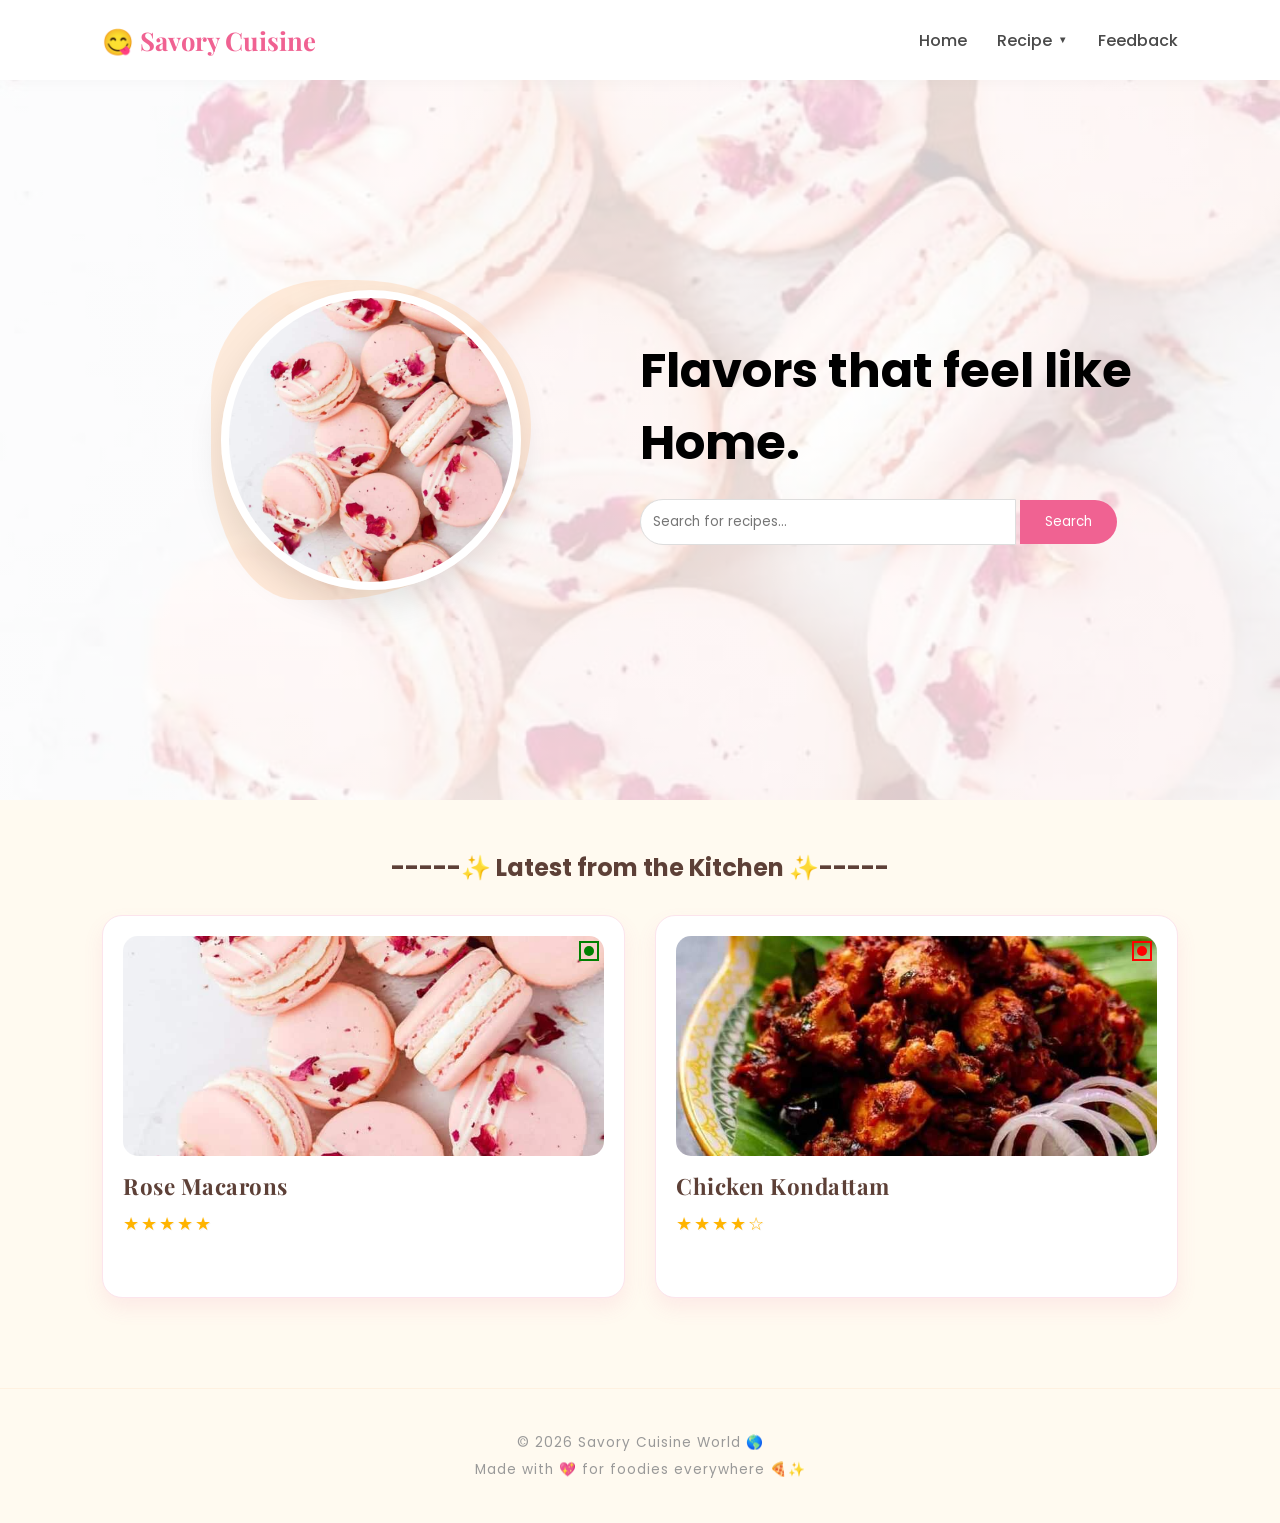
<file: index.html>
<!DOCTYPE html>
<html lang="en">
<head>
    <meta charset="UTF-8">
    <meta name="viewport" content="width=device-width, initial-scale=1.0">
    <title>Savory Cuisine</title>
    <link href="https://fonts.googleapis.com/css2?family=Playfair+Display:ital,wght@0,600;1,600&family=Poppins:wght@300;400&display=swap" rel="stylesheet">
    <link rel="stylesheet" href="css/styles.css">
</head>
<body>

  <header>
        <div class="logo">😋 Savory Cuisine</div>
        
        <nav>
            <input type="checkbox" id="menu-toggle" class="menu-checkbox">
            
            <label for="menu-toggle" class="hamburger-btn">
                <span class="bar"></span>
                <span class="bar"></span>
                <span class="bar"></span>
            </label>

            <ul class="nav-links">
                <li><a href="index.html" class="nav-item">Home</a></li>
                <li class="dropdown">
                    <a href="#" class="nav-item">Recipe <span class="arrow">▼</span></a>
                    <ul class="dropdown-content">
                        <li><a href="veg.html">Veg</a></li>
                        <li><a href="non veg.html">Non-Veg</a></li>
                        <li><a href="dessert.html">Dessert</a></li>
                    </ul>
                </li>
                <li><a href="feedback.html" class="nav-item">Feedback</a></li>
            </ul>
        </nav>
    </header>
    

    <section class="hero">
        <div class="hero-left">
            <div class="decorative-blob"></div>
            <div class="decorative-blob-2"></div>
            <div class="circle-image"></div>
        </div>
        <div class="hero-right">
            <h1>Flavors that feel like <br><span>Home.</span></h1>
            <div class="search-container">
                <input type="text" placeholder="Search for recipes...">
                <button>Search</button>
            </div>
        </div>
    </section>

   <section class="latest-section">
    <h2><center>-----✨ Latest from the Kitchen ✨-----</center></h2>
    
    <div class="recipe-grid"> 
        
        <div class="recipe-card">
            <div class="badge-container">
                <div class="diet-icon veg"></div>
            </div>
            <div class="card-img" style="background-image: url('images/PIC1.jpg');"></div>
            <h3>Rose Macarons</h3>
            <div class="rating">★★★★★</div>
            <a href="recipe5.html" class="view-recipe-link">View Recipe →</a>
        </div>

        <div class="recipe-card">
            <div class="badge-container">
                <div class="diet-icon non-veg"></div>
            </div>
            <div class="card-img" style="background-image: url('images/nonveg1.jpeg');"></div>
            <h3>Chicken Kondattam</h3>
            <div class="rating">★★★★☆</div>
            <a href="recipe3.html" class="view-recipe-link">View Recipe →</a>
        </div>

    </div> </section>
<footer class="home-footer">
    <div class="footer-bottom">
        <p>© 2026 Savory Cuisine World 🌎</p>
        <p>Made with 💖 for foodies everywhere 🍕✨</p>
    </div>
</footer>
</body>
</html>
</file>
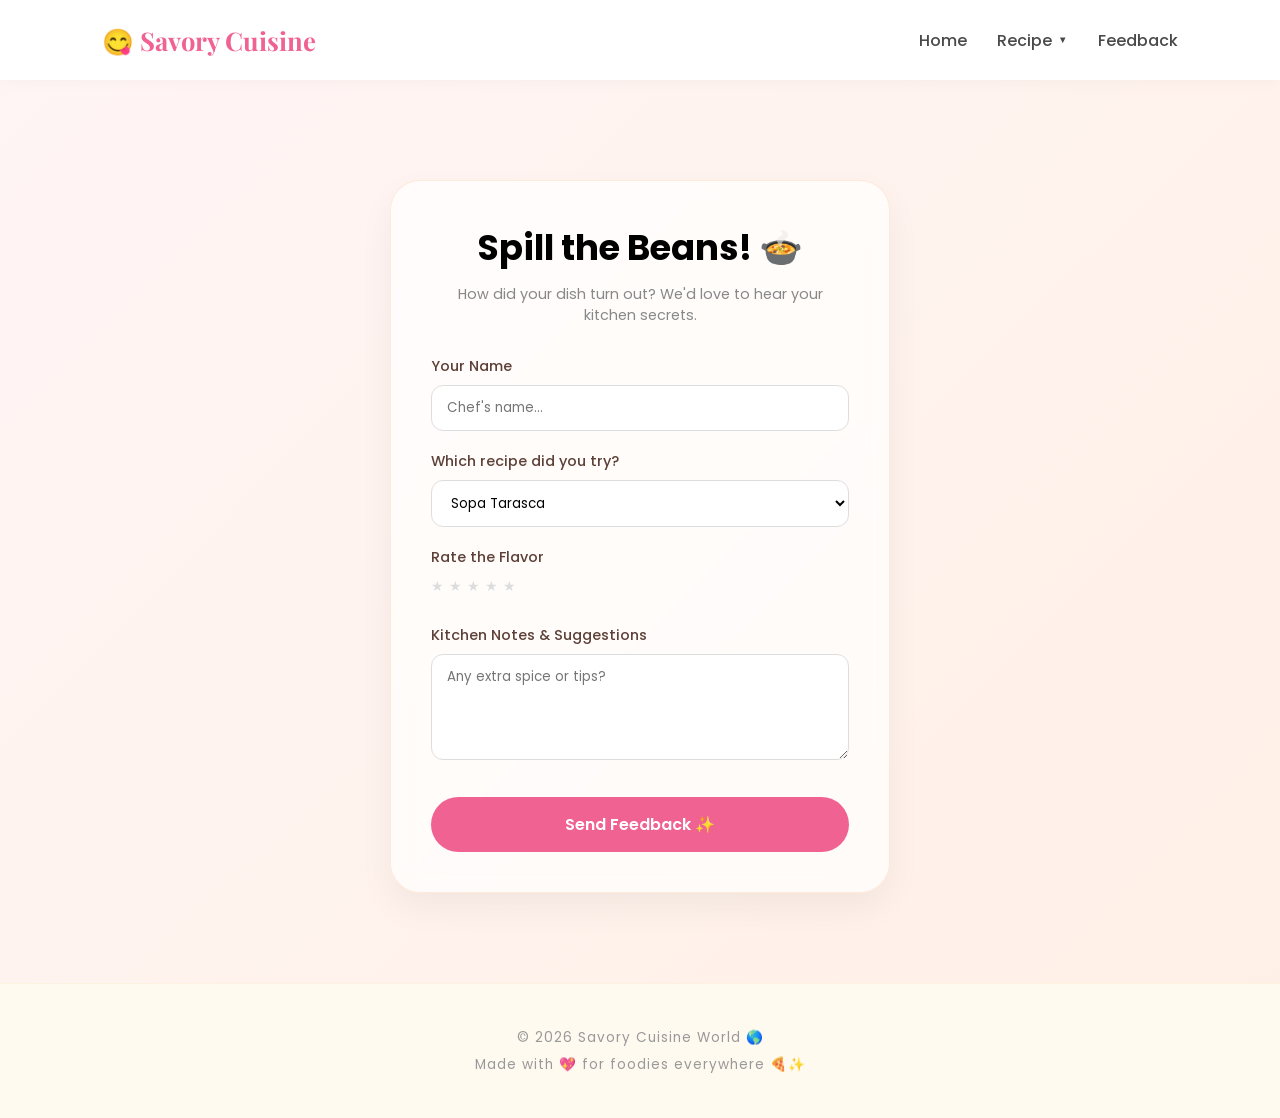
<file: feedback.html>
<!DOCTYPE html>
<html lang="en">
<head>
    <meta charset="UTF-8">
    <meta name="viewport" content="width=device-width, initial-scale=1.0">
    <title>Feedback - Savory Cuisine</title>
    <link href="https://fonts.googleapis.com/css2?family=Playfair+Display:ital,wght@0,600;1,600&family=Poppins:wght@300;400;500&display=swap" rel="stylesheet">
    <link rel="stylesheet" href="css/styles.css">
</head>
<body class="feedback-page">

 <header>
        <div class="logo">😋 Savory Cuisine</div>
        
        <nav>
            <input type="checkbox" id="menu-toggle" class="menu-checkbox">
            
            <label for="menu-toggle" class="hamburger-btn">
                <span class="bar"></span>
                <span class="bar"></span>
                <span class="bar"></span>
            </label>

            <ul class="nav-links">
                <li><a href="index.html" class="nav-item">Home</a></li>
                <li class="dropdown">
                    <a href="#" class="nav-item">Recipe <span class="arrow">▼</span></a>
                    <ul class="dropdown-content">
                        <li><a href="veg.html">Veg</a></li>
                        <li><a href="non veg.html">Non-Veg</a></li>
                        <li><a href="dessert.html">Dessert</a></li>
                    </ul>
                </li>
                <li><a href="feedback.html" class="nav-item">Feedback</a></li>
            </ul>
        </nav>
    </header>

    <main class="feedback-container">
        <div class="feedback-glass-card">
            <h1>Spill the Beans! 🍲</h1>
            <p>How did your dish turn out? We'd love to hear your kitchen secrets.</p>

            <form action="#">
                <div class="input-group">
                    <label>Your Name</label>
                    <input type="text" placeholder="Chef's name..." required>
                </div>

                <div class="input-group">
                    <label>Which recipe did you try?</label>
                    <select>
                        <option>Sopa Tarasca</option>
                        <option>Rose Macarons</option>
                        <option>Chicken Kondattam</option>
                        <option>Miso Peanut Ramen Bowls</option>
                        <option>Creamy Rose Pasta</option>
                        <option>Chocolate Avocado Mousse</option>
                        <option>Other Deliciousness</option>
                    </select>
                </div>

                <div class="input-group">
                    <label>Rate the Flavor</label>
                    <div class="star-input">
                        <input type="radio" name="rating" id="star5"><label for="star5">★</label>
                        <input type="radio" name="rating" id="star4"><label for="star4">★</label>
                        <input type="radio" name="rating" id="star3"><label for="star3">★</label>
                        <input type="radio" name="rating" id="star2"><label for="star2">★</label>
                        <input type="radio" name="rating" id="star1"><label for="star1">★</label>
                    </div>
                </div>

                <div class="input-group">
                    <label>Kitchen Notes & Suggestions</label>
                    <textarea rows="4" placeholder="Any extra spice or tips?"></textarea>
                </div>

                <button type="submit" class="submit-btn">Send Feedback ✨</button>
            </form>
        </div>
    </main>

    <footer class="home-footer">
        <div class="footer-bottom">
            <p>© 2026 Savory Cuisine World 🌎</p>
            <p>Made with 💖 for foodies everywhere 🍕✨</p>
        </div>
    </footer>

</body>
</html>
</file>
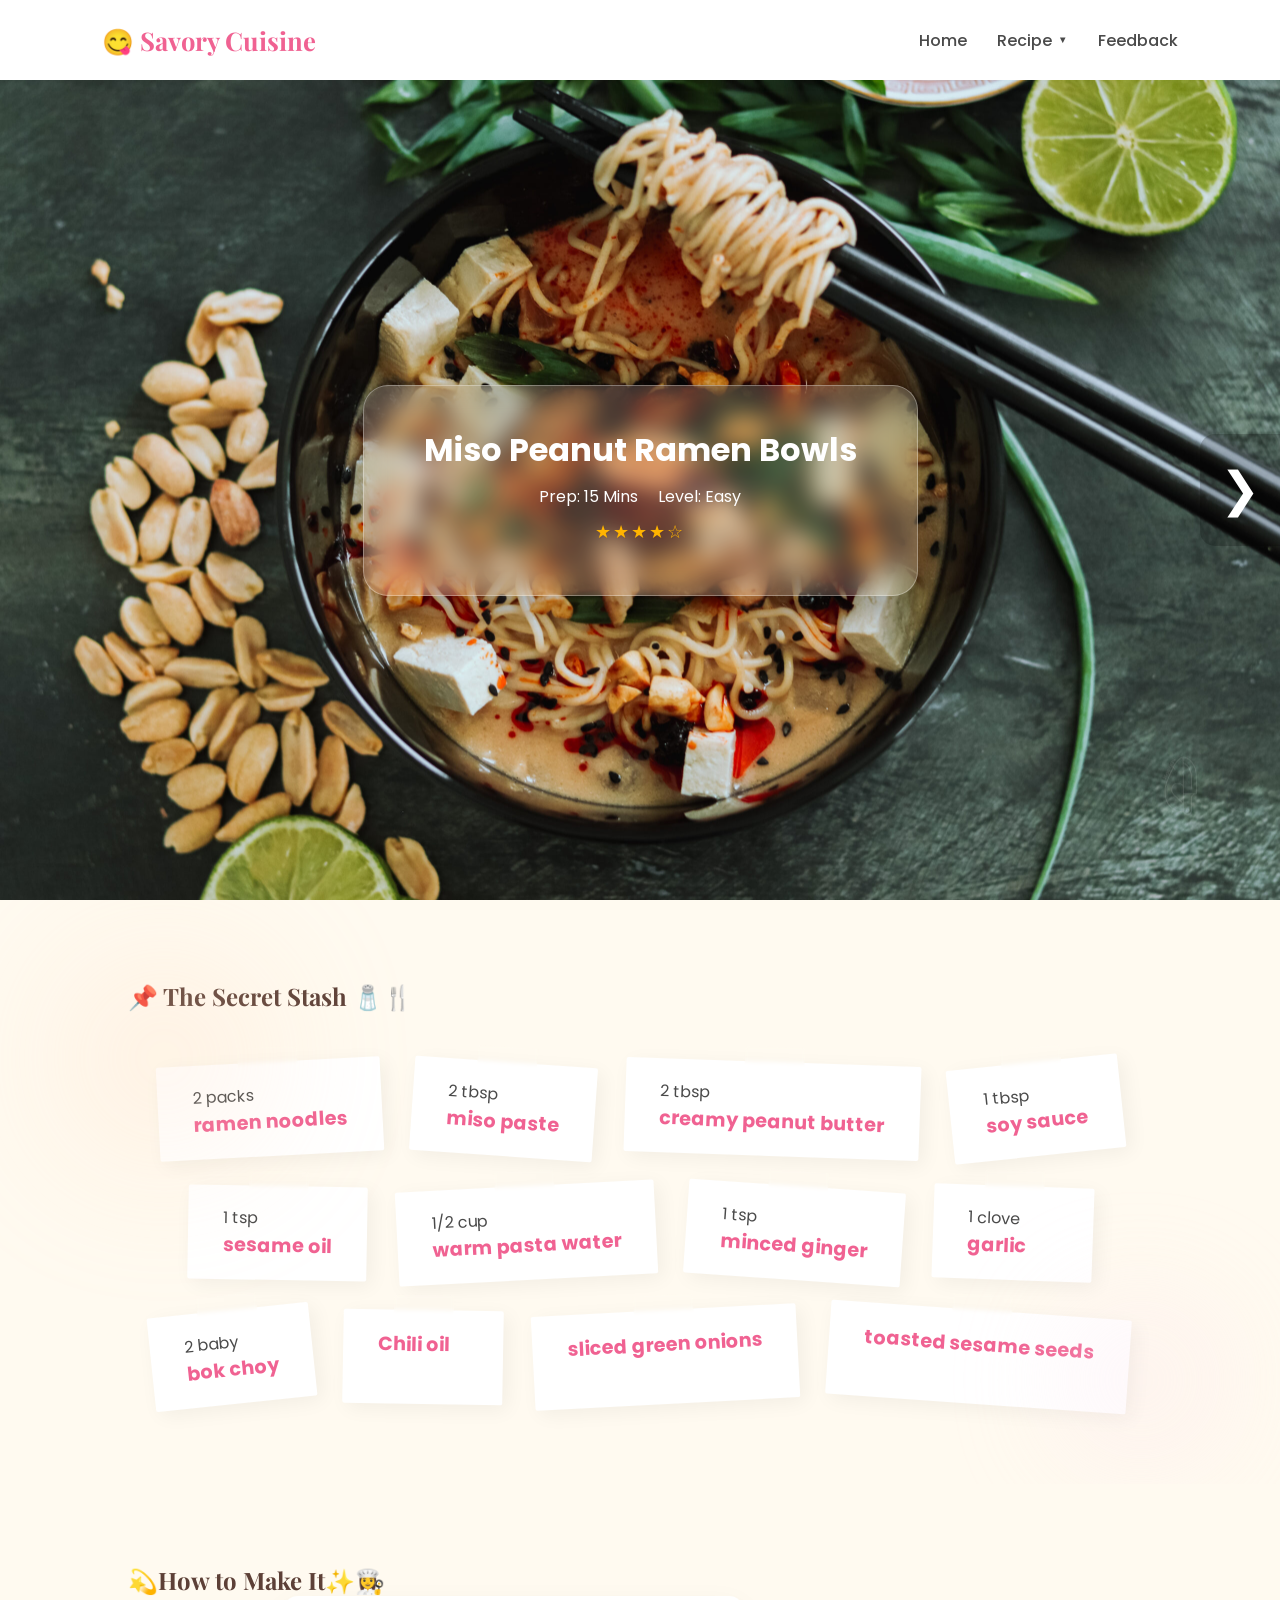
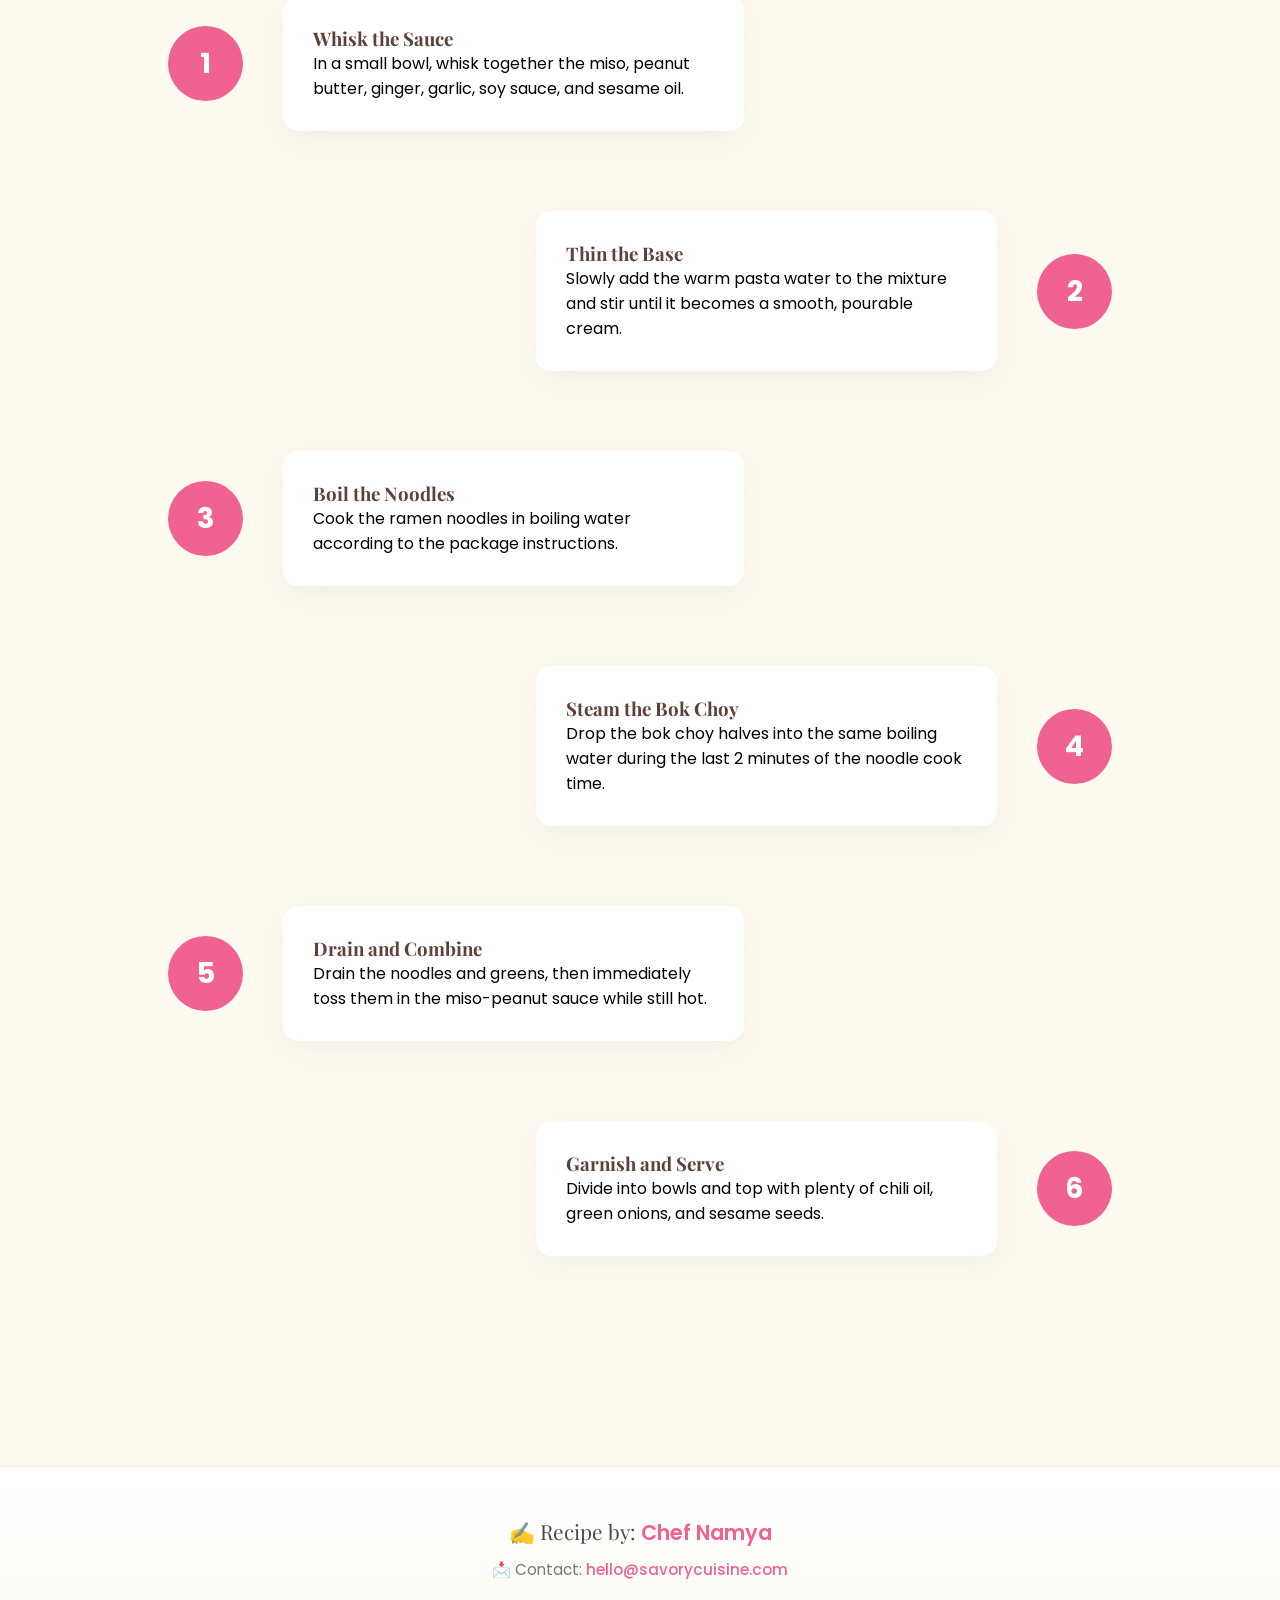
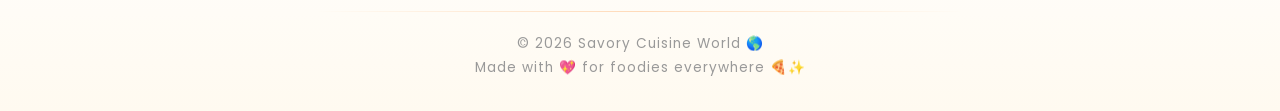
<file: recipe1.html>
<!DOCTYPE html>
<html lang="en">
<head>
    <meta charset="UTF-8">
    <meta name="viewport" content="width=device-width, initial-scale=1.0">
    <title>Savory Cuisine</title>
    <link href="https://fonts.googleapis.com/css2?family=Playfair+Display:ital,wght@0,600;1,600&family=Poppins:wght@300;400&display=swap" rel="stylesheet">
    <link rel="stylesheet" href="css/styles.css">
</head>
<body>

   <header>
        <div class="logo">😋 Savory Cuisine</div>
        
        <nav>
            <input type="checkbox" id="menu-toggle" class="menu-checkbox">
            
            <label for="menu-toggle" class="hamburger-btn">
                <span class="bar"></span>
                <span class="bar"></span>
                <span class="bar"></span>
            </label>

            <ul class="nav-links">
                <li><a href="index.html" class="nav-item">Home</a></li>
                <li class="dropdown">
                    <a href="#" class="nav-item">Recipe <span class="arrow">▼</span></a>
                    <ul class="dropdown-content">
                        <li><a href="veg.html">Veg</a></li>
                        <li><a href="non veg.html">Non-Veg</a></li>
                        <li><a href="dessert.html">Dessert</a></li>
                    </ul>
                </li>
                <li><a href="feedback.html" class="nav-item">Feedback</a></li>
            </ul>
        </nav>
    </header>
<div class="slider-container">
    <input type="radio" name="slider" id="slide1" checked>
    <input type="radio" name="slider" id="slide2"> 

    <div class="slide s1 info-slide" style="background-image: url('images/veg1.jpg');">
        <label for="slide2" class="nav-arrow right-arrow">&#10095;</label>
        
        <div class="hero-overlay">
            <h1>Miso Peanut Ramen Bowls</h1>
            <div class="recipe-meta">
                <div class="meta-item"><span>Prep:</span> 15 Mins</div>
                <div class="meta-item"><span>Level:</span> Easy</div>
            </div>
            <div class="rating">★★★★☆</div>
        </div>
    </div>

    <div class="slide s2" style="background-image: url('images/veg2.webp');">
        <label for="slide1" class="nav-arrow left-arrow">&#10094;</label>
        <div class="button-container">
            <a href="recipe2.html" class="view-recipe-btn">View Recipe 2</a>
        </div>
    </div>
</div>
 
<section class="ingredients-section chaotic-theme">
    <h2 class="section-title">📌 The Secret Stash 🧂🍴</h2>
    <div class="ingredients-scatter">
        
        <div class="ing-scrap rotate-left">
            <div class="tape-piece"></div>
            <p>2 packs <span>ramen noodles</span></p>
        </div>

        <div class="ing-scrap rotate-right">
            <div class="tape-piece"></div>
            <p>2 tbsp <span>miso paste</span></p>
        </div>

        <div class="ing-scrap rotate-slight">
            <div class="tape-piece"></div>
            <p>2 tbsp <span>creamy peanut butter</span></p>
        </div>

        <div class="ing-scrap rotate-left-deep">
            <div class="tape-piece"></div>
            <p>1 tbsp <span>soy sauce</span></p>
        </div>

        <div class="ing-scrap rotate-right-slight">
            <div class="tape-piece"></div>
            <p>1 tsp<span>sesame oil</span></p>
        </div>

        <div class="ing-scrap rotate-left">
            <div class="tape-piece"></div>
            <p>1/2 cup <span>warm pasta water</span></p>
        </div>

        <div class="ing-scrap rotate-right">
            <div class="tape-piece"></div>
            <p>1 tsp <span>minced ginger</span></p>
        </div>

        <div class="ing-scrap rotate-slight">
            <div class="tape-piece"></div>
            <p>1 clove<span>garlic</span></p>
        </div>

         <div class="ing-scrap rotate-left-deep">
            <div class="tape-piece"></div>
            <p>2 baby<span>bok choy</span></p>
        </div>

        <div class="ing-scrap rotate-right-slight">
            <div class="tape-piece"></div>
            <p><span>Chili oil</span></p>
        </div>

        <div class="ing-scrap rotate-left">
            <div class="tape-piece"></div>
            <p><span>sliced green onions</span></p>
        </div>

        <div class="ing-scrap rotate-right">
            <div class="tape-piece"></div>
            <p><span>toasted sesame seeds</span></p>
        </div>
        </div>
</section>
<section class="steps-section">
    <h2 class="section-title">💫How to Make It✨👩‍🍳</h2>
    <div class="steps-container">
        
        <div class="step-card left">
            <div class="step-number">1</div>
            <div class="step-content">
                <h3>Whisk the Sauce</h3>
                <p>In a small bowl, whisk together the miso, peanut butter, ginger, garlic, soy sauce, and sesame oil.</p>
            </div>
        </div>

        <div class="step-card right">
            <div class="step-number">2</div>
            <div class="step-content">
                <h3>Thin the Base</h3>
                <p>Slowly add the warm pasta water to the mixture and stir until it becomes a smooth, pourable cream.</p>
            </div>
        </div>

        <div class="step-card left">
            <div class="step-number">3</div>
            <div class="step-content">
                <h3>Boil the Noodles</h3>
                <p>Cook the ramen noodles in boiling water according to the package instructions.</p>
            </div>
        </div>

        <div class="step-card right">
            <div class="step-number">4</div>
            <div class="step-content">
                <h3>Steam the Bok Choy</h3>
                <p>Drop the bok choy halves into the same boiling water during the last 2 minutes of the noodle cook time.</p>
            </div>
        </div>

        <div class="step-card left">
            <div class="step-number">5</div>
            <div class="step-content">
                <h3>Drain and Combine</h3>
                <p>Drain the noodles and greens, then immediately toss them in the miso-peanut sauce while still hot.</p>
            </div>
        </div>

        <div class="step-card right">
            <div class="step-number">6</div>
            <div class="step-content">
                <h3>Garnish and Serve</h3>
                <p>Divide into bowls and top with plenty of chili oil, green onions, and sesame seeds.</p>
            </div>
        </div>
    </div>
</section>
<footer class="main-footer">
    <div class="footer-content">
        <div class="footer-section">
            <p class="footer-author">✍️ Recipe by: <span>Chef Namya</span></p>
            <p class="footer-contact">📩 Contact: <a href="mailto:hello@savorycuisine.com">hello@savorycuisine.com</a></p>
        </div>

        <div class="footer-divider"></div>

        <div class="footer-bottom">
            <p>© 2026 Savory Cuisine World 🌎</p>
            <p>Made with 💖 for foodies everywhere 🍕✨</p>
        </div>
    </div>
</footer>
</body>
</html>
</file>
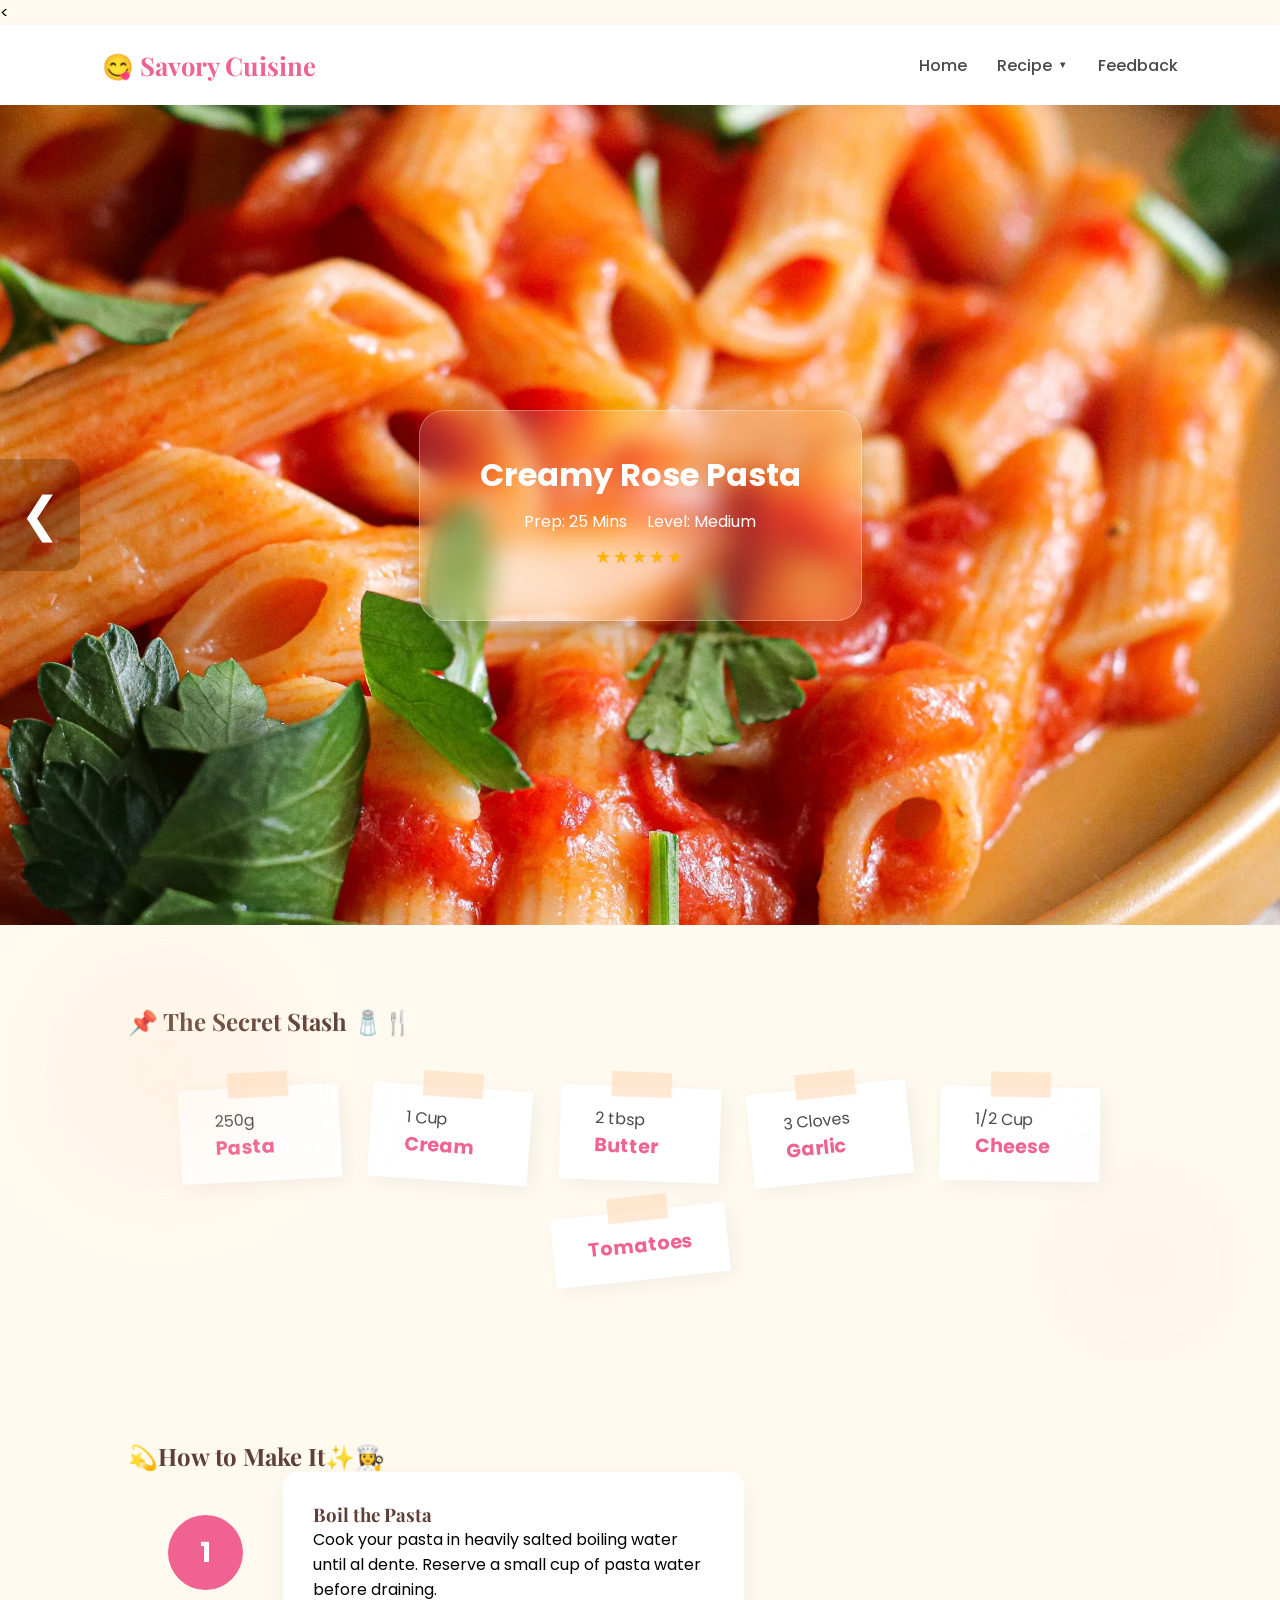
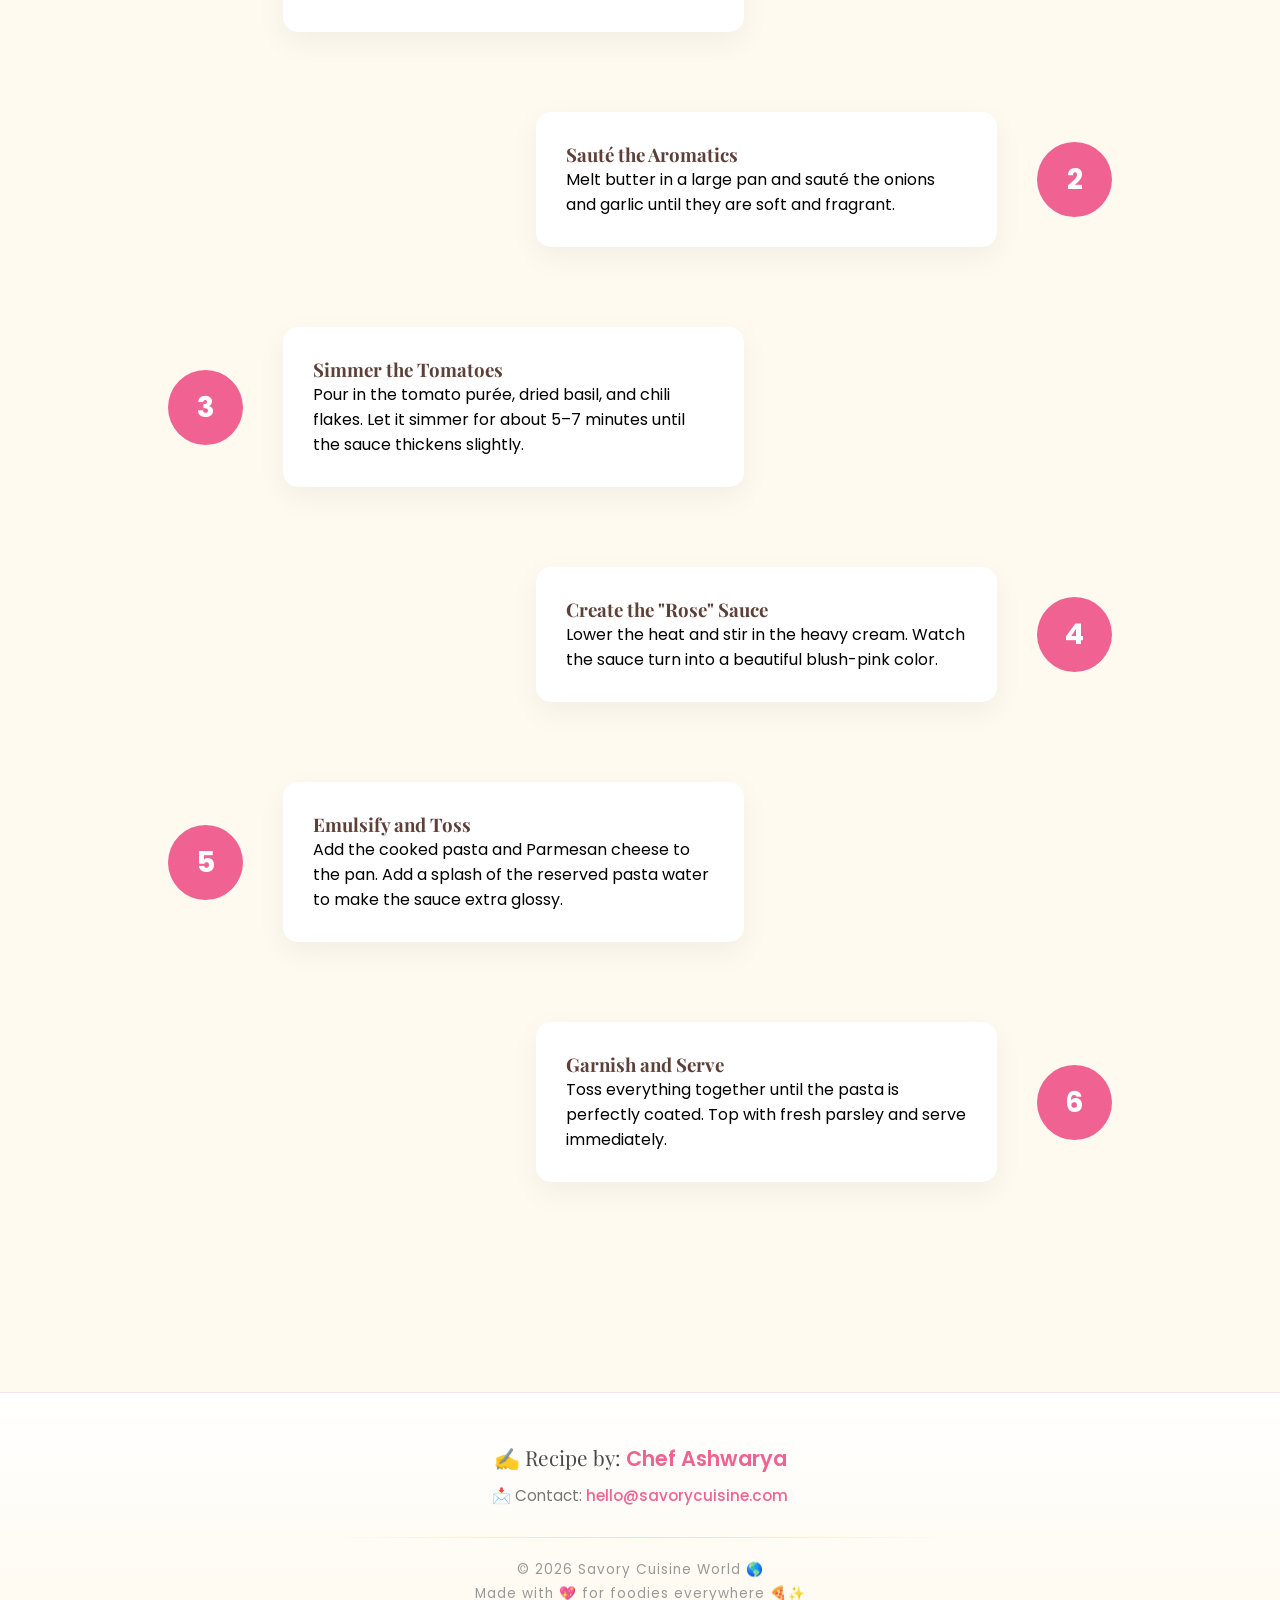
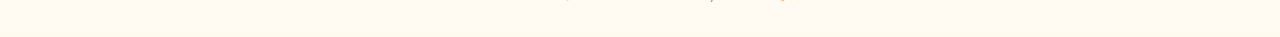
<file: recipe2.html>
<!DOCTYPE html>
<html lang="en">
<head>
    <meta charset="UTF-8">
    <meta name="viewport" content="width=device-width, initial-scale=1.0">
    <title>Savory Cuisine</title>
    <link href="https://fonts.googleapis.com/css2?family=Playfair+Display:ital,wght@0,600;1,600&family=Poppins:wght@300;400&display=swap" rel="stylesheet">
    <link rel="stylesheet" href="css/styles.css">
</head>
<body>

    <<header>
        <div class="logo">😋 Savory Cuisine</div>
        
        <nav>
            <input type="checkbox" id="menu-toggle" class="menu-checkbox">
            
            <label for="menu-toggle" class="hamburger-btn">
                <span class="bar"></span>
                <span class="bar"></span>
                <span class="bar"></span>
            </label>

            <ul class="nav-links">
                <li><a href="index.html" class="nav-item">Home</a></li>
                <li class="dropdown">
                    <a href="#" class="nav-item">Recipe <span class="arrow">▼</span></a>
                    <ul class="dropdown-content">
                        <li><a href="veg.html">Veg</a></li>
                        <li><a href="non veg.html">Non-Veg</a></li>
                        <li><a href="dessert.html">Dessert</a></li>
                    </ul>
                </li>
                <li><a href="feedback.html" class="nav-item">Feedback</a></li>
            </ul>
        </nav>
    </header>
<div class="slider-container">
    <input type="radio" name="slider" id="slide1">
    <input type="radio" name="slider" id="slide2" checked> 

    <div class="slide s1" style="background-image: url('images/veg1.jpg');">
        
        <label for="slide2" class="nav-arrow right-arrow">&#10095;</label>
        <div class="button-container">
            <a href="recipe1.html" class="view-recipe-btn">View Recipe 1</a>
        </div>
    </div>

    <div class="slide s2 info-slide" style="background-image: url('images/veg2.webp');">
    <label for="slide1" class="nav-arrow left-arrow">&#10094;</label>
    
    <div class="hero-overlay">
        <h1>Creamy Rose Pasta</h1>
        <div class="recipe-meta">
            <div class="meta-item"><span>Prep:</span> 25 Mins</div>
            <div class="meta-item"><span>Level:</span> Medium</div>
        </div>
        <div class="rating">★★★★★</div>
    </div>
</div>
</div>
<section class="ingredients-section chaotic-theme">
    <h2 class="section-title">📌 The Secret Stash 🧂🍴</h2>
    <div class="ingredients-scatter">
        
        <div class="ing-scrap rotate-left">
            <div class="tape-piece"></div>
            <p>250g <span>Pasta</span></p>
        </div>

        <div class="ing-scrap rotate-right">
            <div class="tape-piece"></div>
            <p>1 Cup <span>Cream</span></p>
        </div>

        <div class="ing-scrap rotate-slight">
            <div class="tape-piece"></div>
            <p>2 tbsp <span>Butter</span></p>
        </div>

        <div class="ing-scrap rotate-left-deep">
            <div class="tape-piece"></div>
            <p>3 Cloves <span>Garlic</span></p>
        </div>

        <div class="ing-scrap rotate-right-slight">
            <div class="tape-piece"></div>
            <p>1/2 Cup <span>Cheese</span></p>
        </div>

        <div class="ing-scrap rotate-left-deep">
            <div class="tape-piece"></div>
            <p><span>Tomatoes</span></p>
        </div>

        </div>
</section>
<section class="steps-section">
    <h2 class="section-title">💫How to Make It✨👩‍🍳</h2>
    <div class="steps-container">
        
        <div class="step-card left">
            <div class="step-number">1</div>
            <div class="step-content">
                <h3>Boil the Pasta</h3>
                <p>Cook your pasta in heavily salted boiling water until al dente. Reserve a small cup of pasta water before draining.</p>
            </div>
        </div>

        <div class="step-card right">
            <div class="step-number">2</div>
            <div class="step-content">
                <h3>Sauté the Aromatics</h3>
                <p>Melt butter in a large pan and sauté the onions and garlic until they are soft and fragrant.</p>
            </div>
        </div>

        <div class="step-card left">
            <div class="step-number">3</div>
            <div class="step-content">
                <h3>Simmer the Tomatoes</h3>
                <p>Pour in the tomato purée, dried basil, and chili flakes. Let it simmer for about 5–7 minutes until the sauce thickens slightly.</p>
            </div>
        </div>

        <div class="step-card right">
            <div class="step-number">4</div>
            <div class="step-content">
                <h3>Create the "Rose" Sauce</h3>
                <p>Lower the heat and stir in the heavy cream. Watch the sauce turn into a beautiful blush-pink color.</p>
            </div>
        </div>

        <div class="step-card left">
            <div class="step-number">5</div>
            <div class="step-content">
                <h3>Emulsify and Toss</h3>
                <p>Add the cooked pasta and Parmesan cheese to the pan. Add a splash of the reserved pasta water to make the sauce extra glossy.</p>
            </div>
        </div>

        <div class="step-card right">
            <div class="step-number">6</div>
            <div class="step-content">
                <h3>Garnish and Serve</h3>
                <p>Toss everything together until the pasta is perfectly coated. Top with fresh parsley and serve immediately.</p>
            </div>
        </div>
    </div>
</section>
<footer class="main-footer">
    <div class="footer-content">
        <div class="footer-section">
            <p class="footer-author">✍️ Recipe by: <span>Chef Ashwarya</span></p>
            <p class="footer-contact">📩 Contact: <a href="mailto:hello@savorycuisine.com">hello@savorycuisine.com</a></p>
        </div>

        <div class="footer-divider"></div>

        <div class="footer-bottom">
            <p>© 2026 Savory Cuisine World 🌎</p>
            <p>Made with 💖 for foodies everywhere 🍕✨</p>
        </div>
    </div>
</footer>
</body>
</html>
</file>
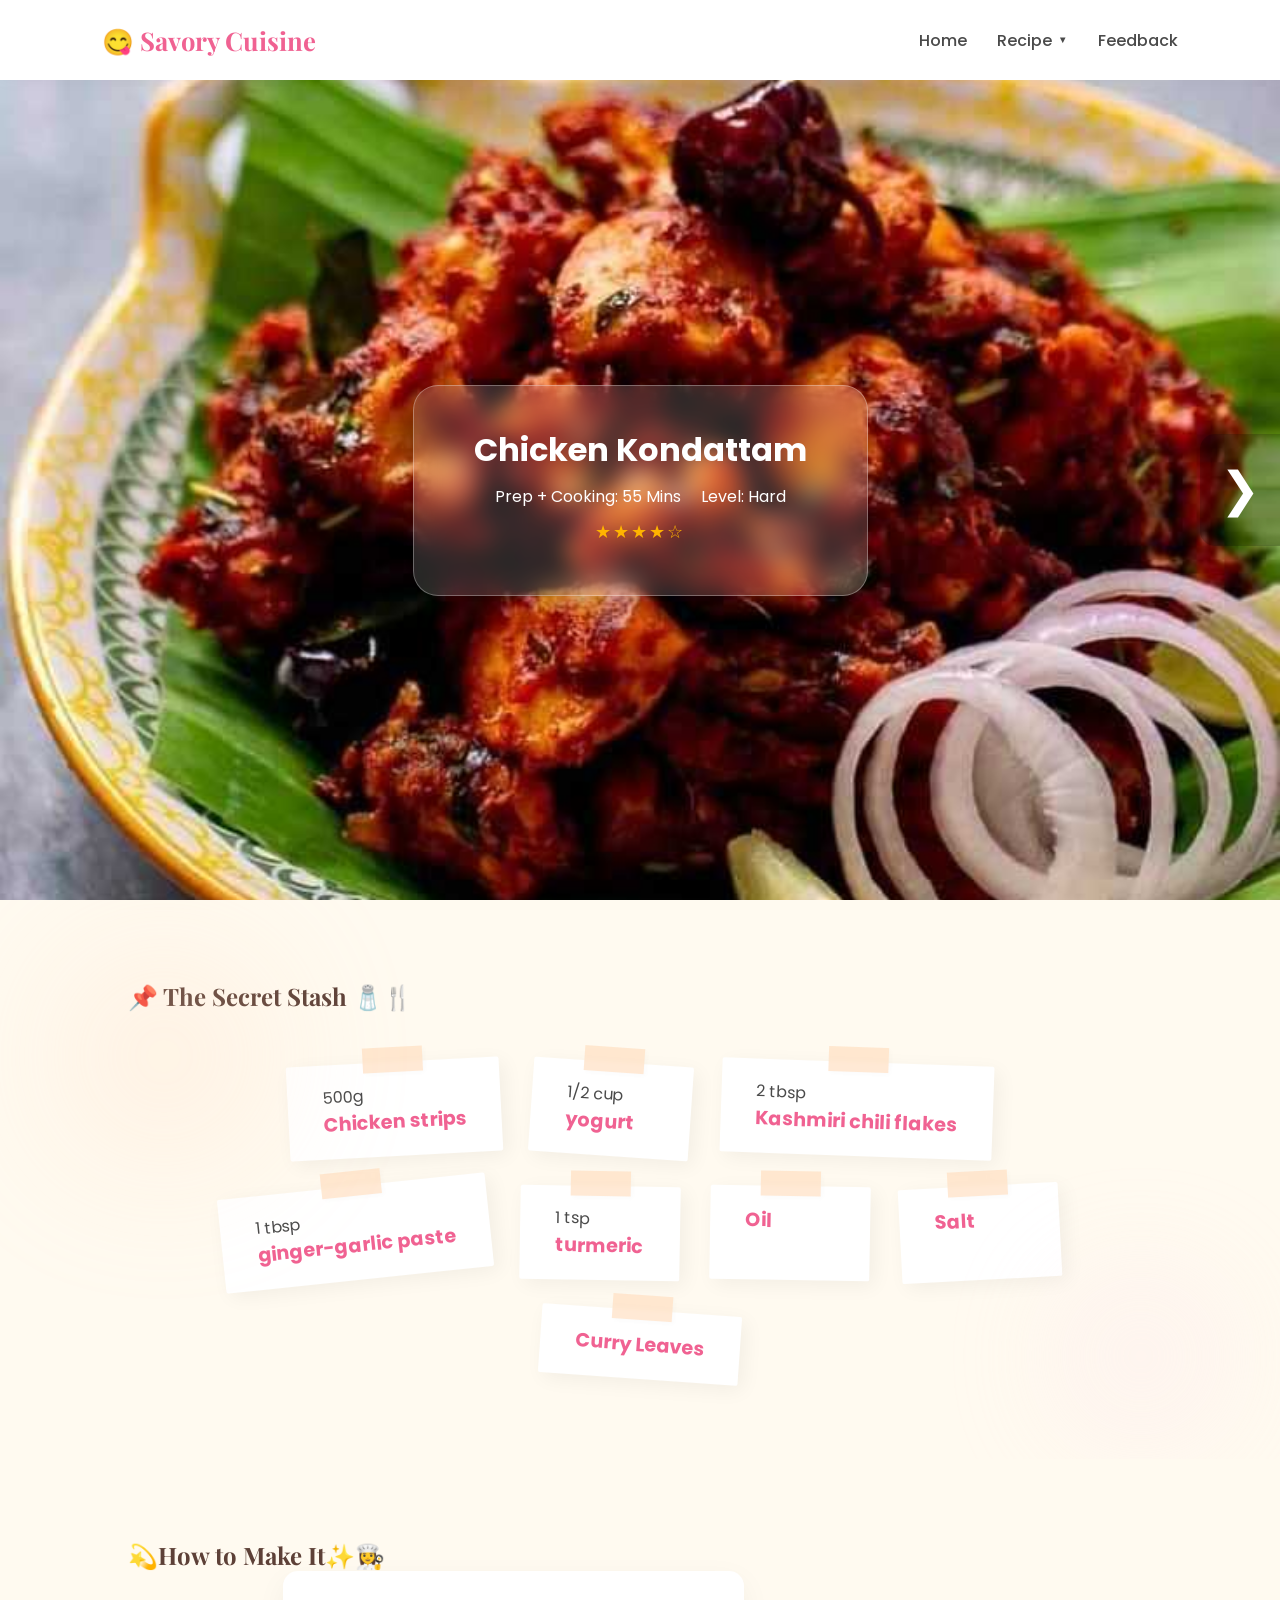
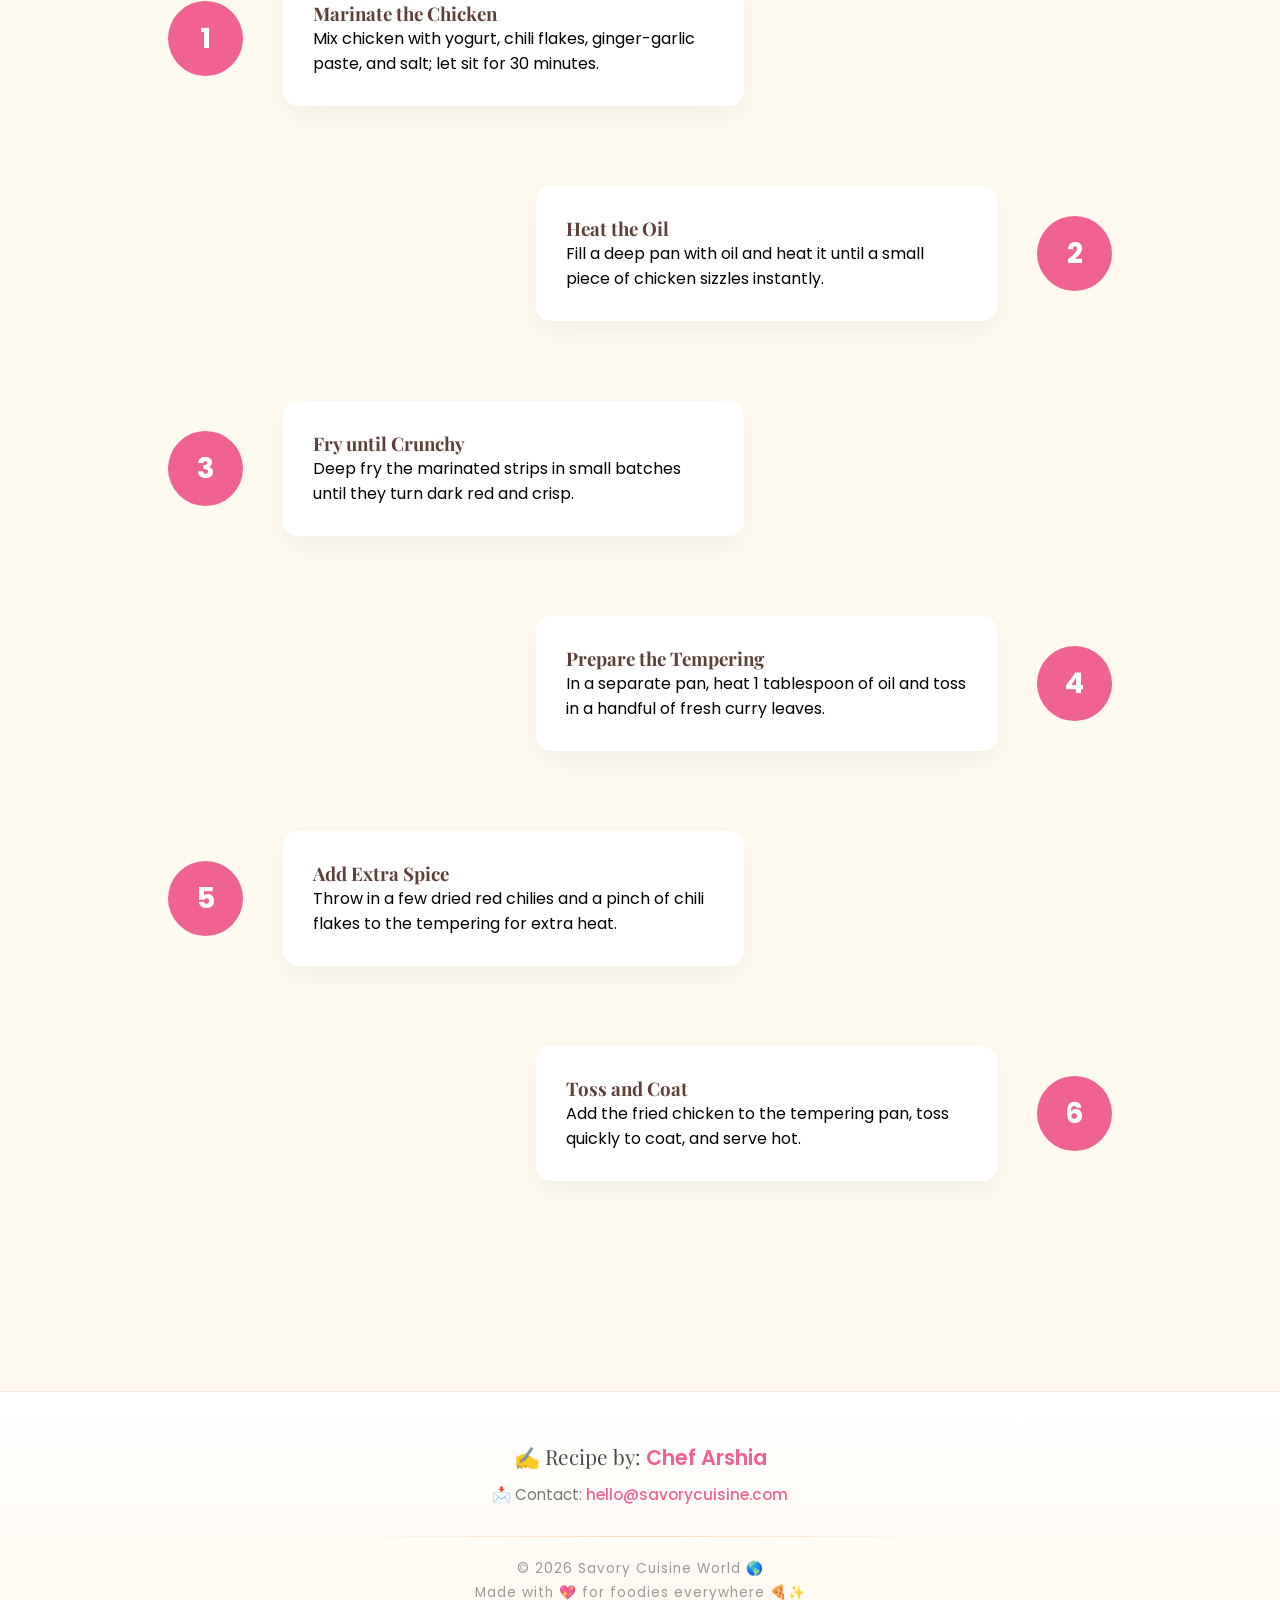
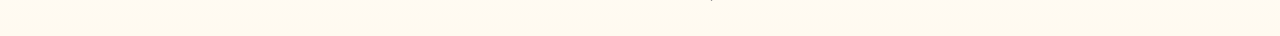
<file: recipe3.html>
<!DOCTYPE html>
<html lang="en">
<head>
    <meta charset="UTF-8">
    <meta name="viewport" content="width=device-width, initial-scale=1.0">
    <title>Savory Cuisine</title>
    <link href="https://fonts.googleapis.com/css2?family=Playfair+Display:ital,wght@0,600;1,600&family=Poppins:wght@300;400&display=swap" rel="stylesheet">
    <link rel="stylesheet" href="css/styles.css">
</head>
<body>

    <header>
        <div class="logo">😋 Savory Cuisine</div>
        
        <nav>
            <input type="checkbox" id="menu-toggle" class="menu-checkbox">
            
            <label for="menu-toggle" class="hamburger-btn">
                <span class="bar"></span>
                <span class="bar"></span>
                <span class="bar"></span>
            </label>

            <ul class="nav-links">
                <li><a href="index.html" class="nav-item">Home</a></li>
                <li class="dropdown">
                    <a href="#" class="nav-item">Recipe <span class="arrow">▼</span></a>
                    <ul class="dropdown-content">
                        <li><a href="veg.html">Veg</a></li>
                        <li><a href="non veg.html">Non-Veg</a></li>
                        <li><a href="dessert.html">Dessert</a></li>
                    </ul>
                </li>
                <li><a href="feedback.html" class="nav-item">Feedback</a></li>
            </ul>
        </nav>
    </header>
<div class="slider-container">
    <input type="radio" name="slider" id="slide1" checked>
    <input type="radio" name="slider" id="slide2"> 

    <div class="slide s1 info-slide" style="background-image: url('images/nonveg1.jpeg');">
        <label for="slide2" class="nav-arrow right-arrow">&#10095;</label>
        
        <div class="hero-overlay">
            <h1>Chicken Kondattam</h1>
            <div class="recipe-meta">
                <div class="meta-item"><span>Prep + Cooking:</span> 55 Mins</div>
                <div class="meta-item"><span>Level:</span> Hard</div>
            </div>
            <div class="rating">★★★★☆</div>
        </div>
    </div>

    <div class="slide s2" style="background-image: url('images/nonveg2.jpg');">
        <label for="slide1" class="nav-arrow left-arrow">&#10094;</label>
        <div class="button-container">
            <a href="recipe4.html" class="view-recipe-btn">View Recipe 2</a>
        </div>
    </div>
</div>
 
<section class="ingredients-section chaotic-theme">
    <h2 class="section-title">📌 The Secret Stash 🧂🍴</h2>
    <div class="ingredients-scatter">
        
        <div class="ing-scrap rotate-left">
            <div class="tape-piece"></div>
            <p>500g <span>Chicken strips</span></p>
        </div>

        <div class="ing-scrap rotate-right">
            <div class="tape-piece"></div>
            <p>1/2 cup <span>yogurt</span></p>
        </div>

        <div class="ing-scrap rotate-slight">
            <div class="tape-piece"></div>
            <p>2 tbsp <span>Kashmiri chili flakes</span></p>
        </div>

        <div class="ing-scrap rotate-left-deep">
            <div class="tape-piece"></div>
            <p>1 tbsp <span>ginger-garlic paste</span></p>
        </div>

        <div class="ing-scrap rotate-right-slight">
            <div class="tape-piece"></div>
            <p>1 tsp<span>turmeric</span></p>
        </div>

        <div class="ing-scrap rotate-right-slight">
            <div class="tape-piece"></div>
            <p><span>Oil</span></p>
        </div>

        <div class="ing-scrap rotate-left">
            <div class="tape-piece"></div>
            <p><span>Salt</span></p>
        </div>

        <div class="ing-scrap rotate-right">
            <div class="tape-piece"></div>
            <p><span>Curry Leaves</span></p>
        </div>
        </div>
</section>
<section class="steps-section">
    <h2 class="section-title">💫How to Make It✨👩‍🍳</h2>
    <div class="steps-container">
        
        <div class="step-card left">
            <div class="step-number">1</div>
            <div class="step-content">
                <h3>Marinate the Chicken</h3>
                <p>Mix chicken with yogurt, chili flakes, ginger-garlic paste, and salt; let sit for 30 minutes.</p>
            </div>
        </div>

        <div class="step-card right">
            <div class="step-number">2</div>
            <div class="step-content">
                <h3>Heat the Oil</h3>
                <p>Fill a deep pan with oil and heat it until a small piece of chicken sizzles instantly.</p>
            </div>
        </div>

        <div class="step-card left">
            <div class="step-number">3</div>
            <div class="step-content">
                <h3>Fry until Crunchy</h3>
                <p>Deep fry the marinated strips in small batches until they turn dark red and crisp.</p>
            </div>
        </div>

        <div class="step-card right">
            <div class="step-number">4</div>
            <div class="step-content">
                <h3>Prepare the Tempering</h3>
                <p>In a separate pan, heat 1 tablespoon of oil and toss in a handful of fresh curry leaves.</p>
            </div>
        </div>

        <div class="step-card left">
            <div class="step-number">5</div>
            <div class="step-content">
                <h3>Add Extra Spice</h3>
                <p>Throw in a few dried red chilies and a pinch of chili flakes to the tempering for extra heat.</p>
            </div>
        </div>

        <div class="step-card right">
            <div class="step-number">6</div>
            <div class="step-content">
                <h3>Toss and Coat</h3>
                <p>Add the fried chicken to the tempering pan, toss quickly to coat, and serve hot.</p>
            </div>
        </div>
    </div>
</section>
<footer class="main-footer">
    <div class="footer-content">
        <div class="footer-section">
            <p class="footer-author">✍️ Recipe by: <span>Chef Arshia</span></p>
            <p class="footer-contact">📩 Contact: <a href="mailto:hello@savorycuisine.com">hello@savorycuisine.com</a></p>
        </div>

        <div class="footer-divider"></div>

        <div class="footer-bottom">
            <p>© 2026 Savory Cuisine World 🌎</p>
            <p>Made with 💖 for foodies everywhere 🍕✨</p>
        </div>
    </div>
</footer>
</body>
</html>
</file>
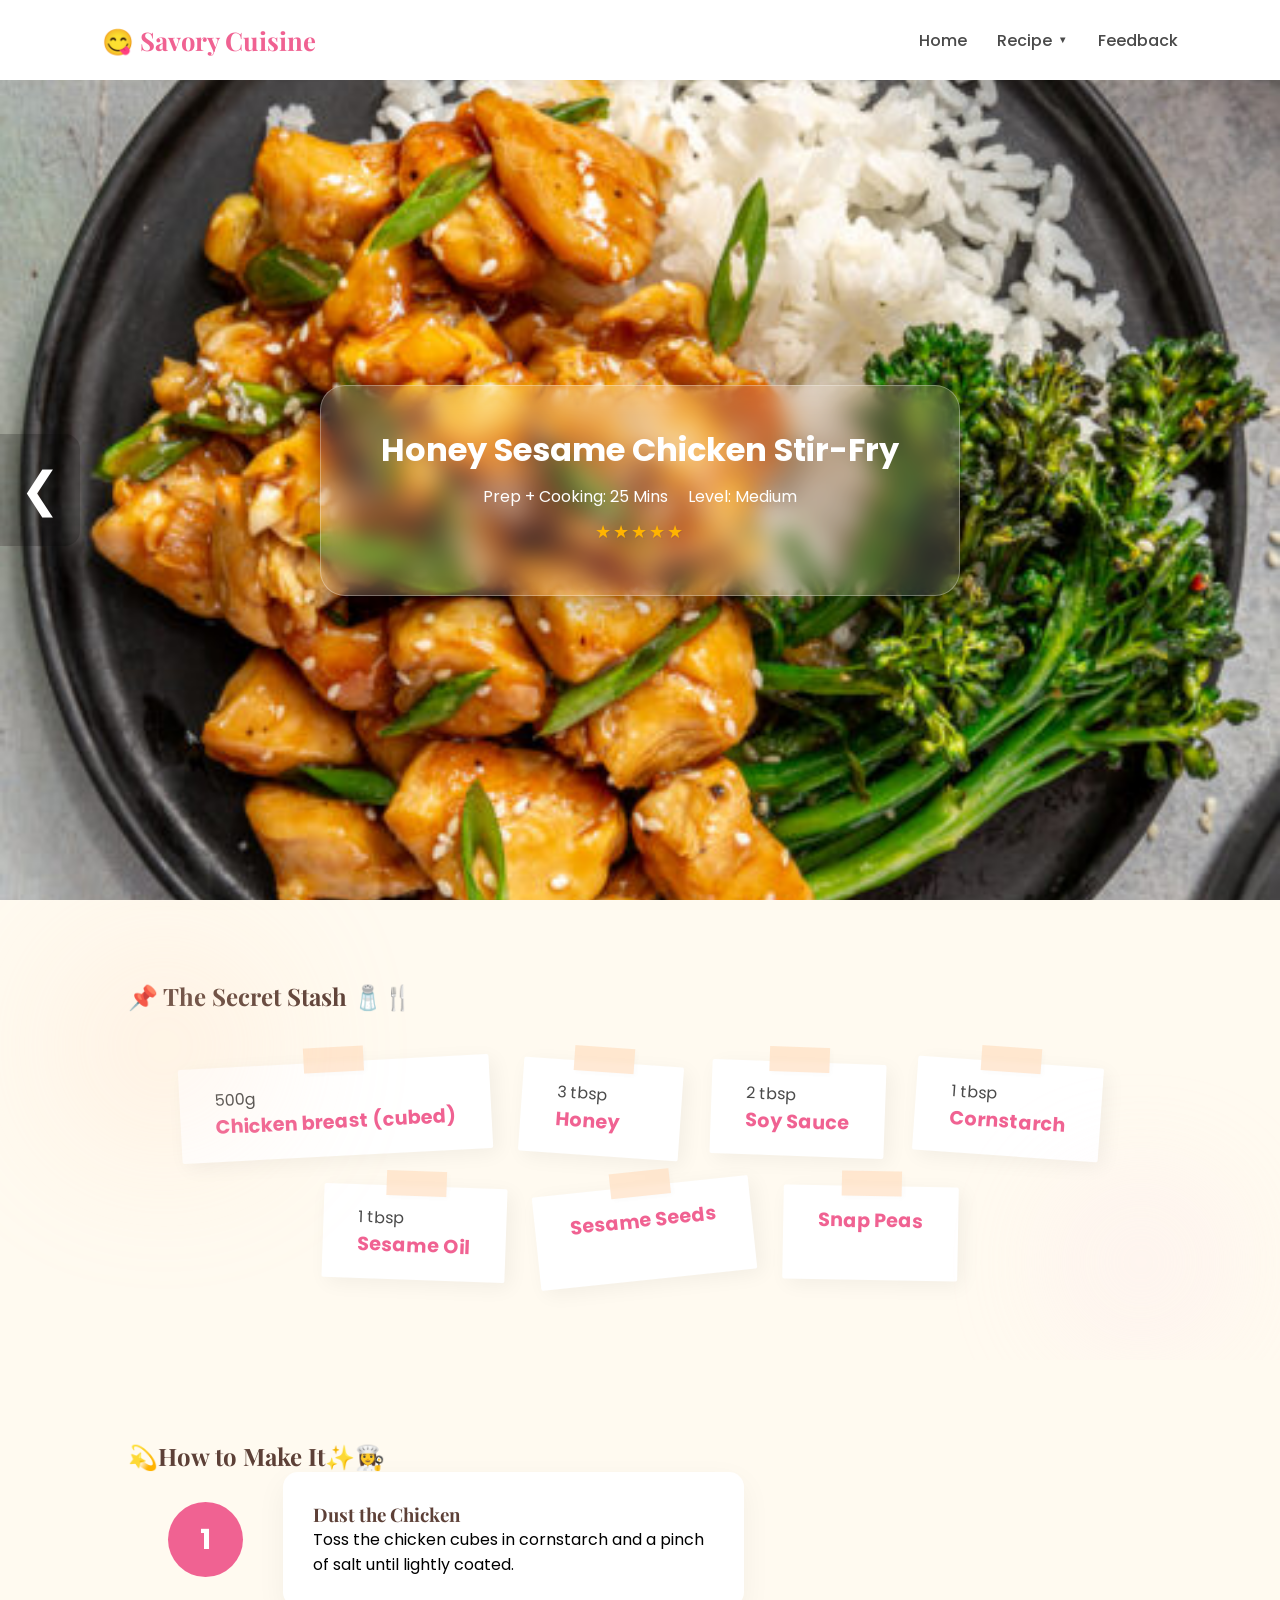
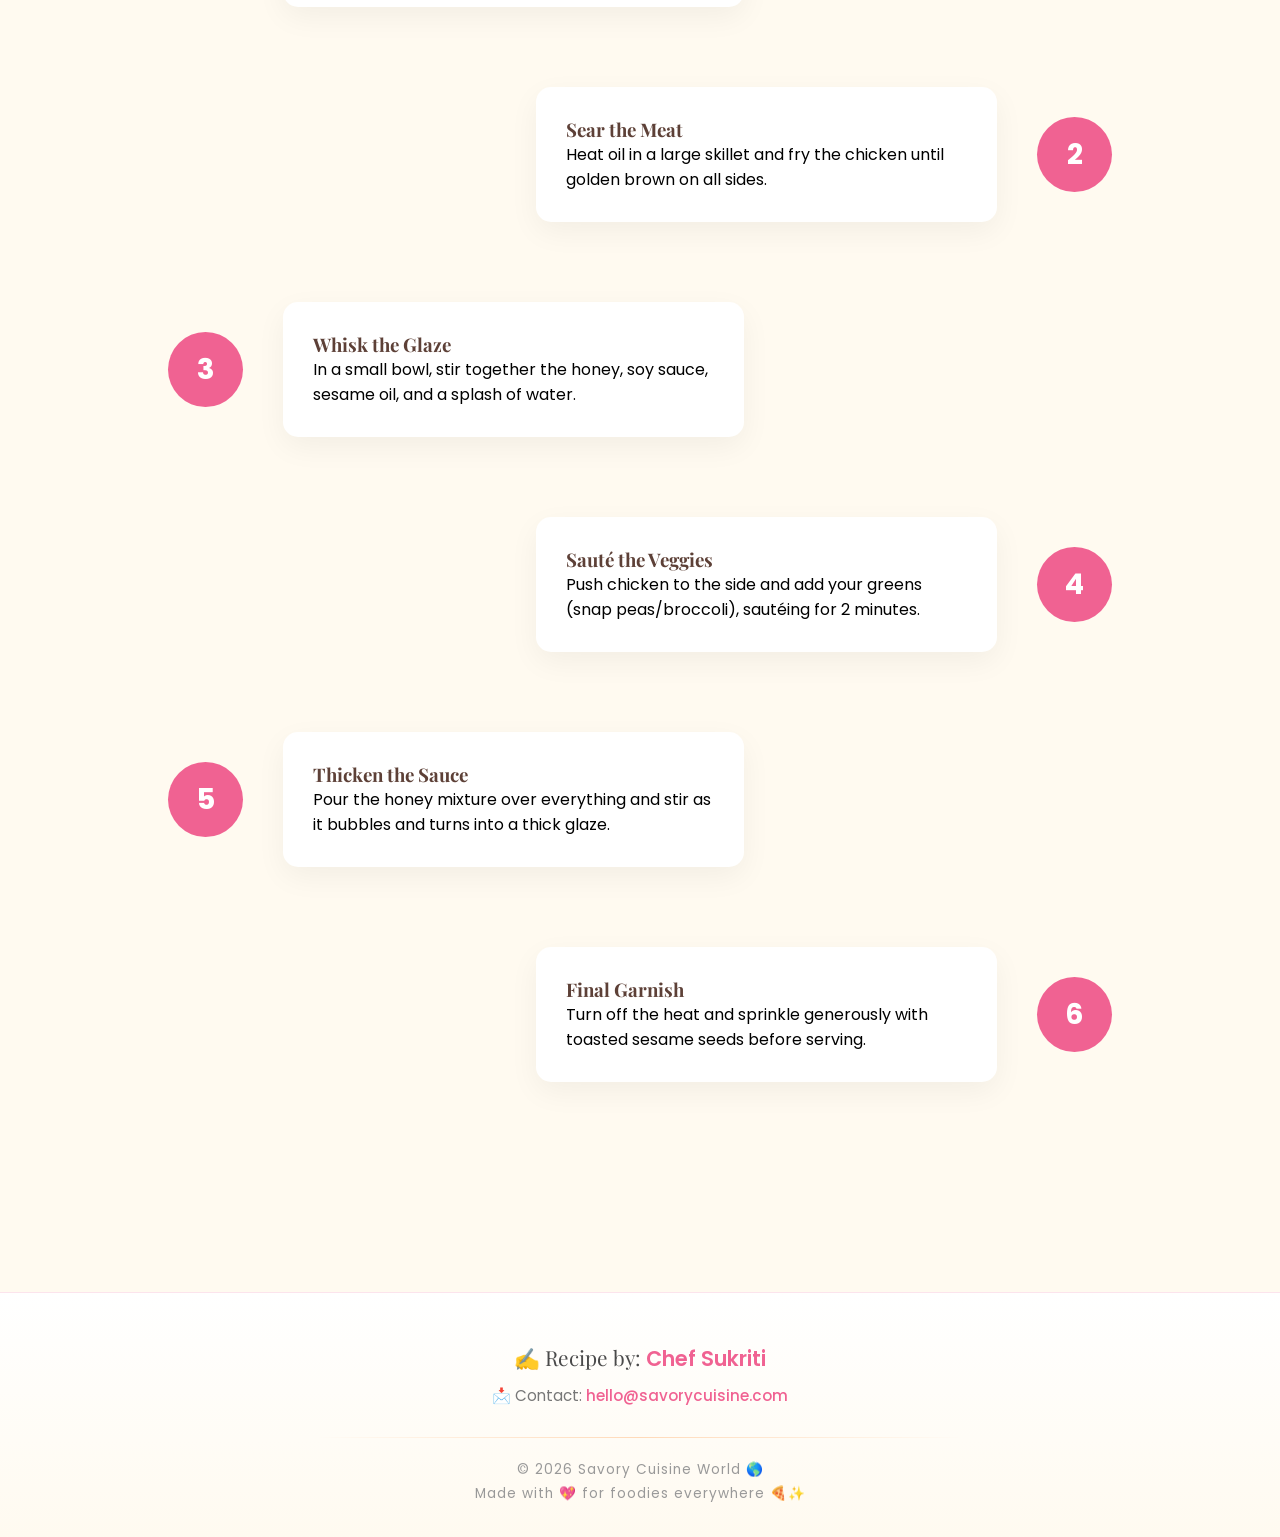
<file: recipe4.html>
<!DOCTYPE html>
<html lang="en">
<head>
    <meta charset="UTF-8">
    <meta name="viewport" content="width=device-width, initial-scale=1.0">
    <title>Savory Cuisine</title>
    <link href="https://fonts.googleapis.com/css2?family=Playfair+Display:ital,wght@0,600;1,600&family=Poppins:wght@300;400&display=swap" rel="stylesheet">
    <link rel="stylesheet" href="css/styles.css">
</head>
<body>

   <header>
        <div class="logo">😋 Savory Cuisine</div>
        
        <nav>
            <input type="checkbox" id="menu-toggle" class="menu-checkbox">
            
            <label for="menu-toggle" class="hamburger-btn">
                <span class="bar"></span>
                <span class="bar"></span>
                <span class="bar"></span>
            </label>

            <ul class="nav-links">
                <li><a href="index.html" class="nav-item">Home</a></li>
                <li class="dropdown">
                    <a href="#" class="nav-item">Recipe <span class="arrow">▼</span></a>
                    <ul class="dropdown-content">
                        <li><a href="veg.html">Veg</a></li>
                        <li><a href="non veg.html">Non-Veg</a></li>
                        <li><a href="dessert.html">Dessert</a></li>
                    </ul>
                </li>
                <li><a href="feedback.html" class="nav-item">Feedback</a></li>
            </ul>
        </nav>
    </header>
<div class="slider-container">
    <input type="radio" name="slider" id="slide1">
    <input type="radio" name="slider" id="slide2" checked> 

    <div class="slide s1" style="background-image: url('images/nonveg1.jpeg');">
        
        <label for="slide2" class="nav-arrow right-arrow">&#10095;</label>
        <div class="button-container">
            <a href="recipe3.html" class="view-recipe-btn">View Recipe 1</a>
        </div>
    </div>

    <div class="slide s2 info-slide" style="background-image: url('images/nonveg2.jpg');">
    <label for="slide1" class="nav-arrow left-arrow">&#10094;</label>
    
    <div class="hero-overlay">
        <h1>Honey Sesame Chicken Stir-Fry</h1>
        <div class="recipe-meta">
            <div class="meta-item"><span>Prep + Cooking:</span> 25 Mins</div>
            <div class="meta-item"><span>Level:</span> Medium</div>
        </div>
        <div class="rating">★★★★★</div>
    </div>
</div>
</div>
<section class="ingredients-section chaotic-theme">
    <h2 class="section-title">📌 The Secret Stash 🧂🍴</h2>
    <div class="ingredients-scatter">
        
        <div class="ing-scrap rotate-left">
            <div class="tape-piece"></div>
            <p>500g <span>Chicken breast (cubed)</span></p>
        </div>

        <div class="ing-scrap rotate-right">
            <div class="tape-piece"></div>
            <p>3 tbsp <span>Honey</span></p>
        </div>

        <div class="ing-scrap rotate-slight">
            <div class="tape-piece"></div>
            <p>2 tbsp <span>Soy Sauce</span></p>
        </div>

        <div class="ing-scrap rotate-right">
            <div class="tape-piece"></div>
            <p>1 tbsp <span>Cornstarch</span></p>
        </div>

        <div class="ing-scrap rotate-slight">
            <div class="tape-piece"></div>
            <p>1 tbsp <span>Sesame Oil</span></p>
        </div>

        <div class="ing-scrap rotate-left-deep">
            <div class="tape-piece"></div>
            <p><span>Sesame Seeds</span></p>
        </div>

        <div class="ing-scrap rotate-right-slight">
            <div class="tape-piece"></div>
            <p><span>Snap Peas</span></p>
        </div>

        </div>
</section>
<section class="steps-section">
    <h2 class="section-title">💫How to Make It✨👩‍🍳</h2>
    <div class="steps-container">
        
        <div class="step-card left">
            <div class="step-number">1</div>
            <div class="step-content">
                <h3>Dust the Chicken</h3>
                <p>Toss the chicken cubes in cornstarch and a pinch of salt until lightly coated.</p>
            </div>
        </div>

        <div class="step-card right">
            <div class="step-number">2</div>
            <div class="step-content">
                <h3>Sear the Meat</h3>
                <p>Heat oil in a large skillet and fry the chicken until golden brown on all sides.</p>
            </div>
        </div>

        <div class="step-card left">
            <div class="step-number">3</div>
            <div class="step-content">
                <h3>Whisk the Glaze</h3>
                <p>In a small bowl, stir together the honey, soy sauce, sesame oil, and a splash of water.</p>
            </div>
        </div>

        <div class="step-card right">
            <div class="step-number">4</div>
            <div class="step-content">
                <h3>Sauté the Veggies</h3>
                <p>Push chicken to the side and add your greens (snap peas/broccoli), sautéing for 2 minutes.</p>
            </div>
        </div>

        <div class="step-card left">
            <div class="step-number">5</div>
            <div class="step-content">
                <h3>Thicken the Sauce</h3>
                <p>Pour the honey mixture over everything and stir as it bubbles and turns into a thick glaze.</p>
            </div>
        </div>

        <div class="step-card right">
            <div class="step-number">6</div>
            <div class="step-content">
                <h3>Final Garnish</h3>
                <p>Turn off the heat and sprinkle generously with toasted sesame seeds before serving.</p>
            </div>
        </div>
    </div>
</section>
<footer class="main-footer">
    <div class="footer-content">
        <div class="footer-section">
            <p class="footer-author">✍️ Recipe by: <span>Chef Sukriti</span></p>
            <p class="footer-contact">📩 Contact: <a href="mailto:hello@savorycuisine.com">hello@savorycuisine.com</a></p>
        </div>

        <div class="footer-divider"></div>

        <div class="footer-bottom">
            <p>© 2026 Savory Cuisine World 🌎</p>
            <p>Made with 💖 for foodies everywhere 🍕✨</p>
        </div>
    </div>
</footer>
</body>
</html>
</file>
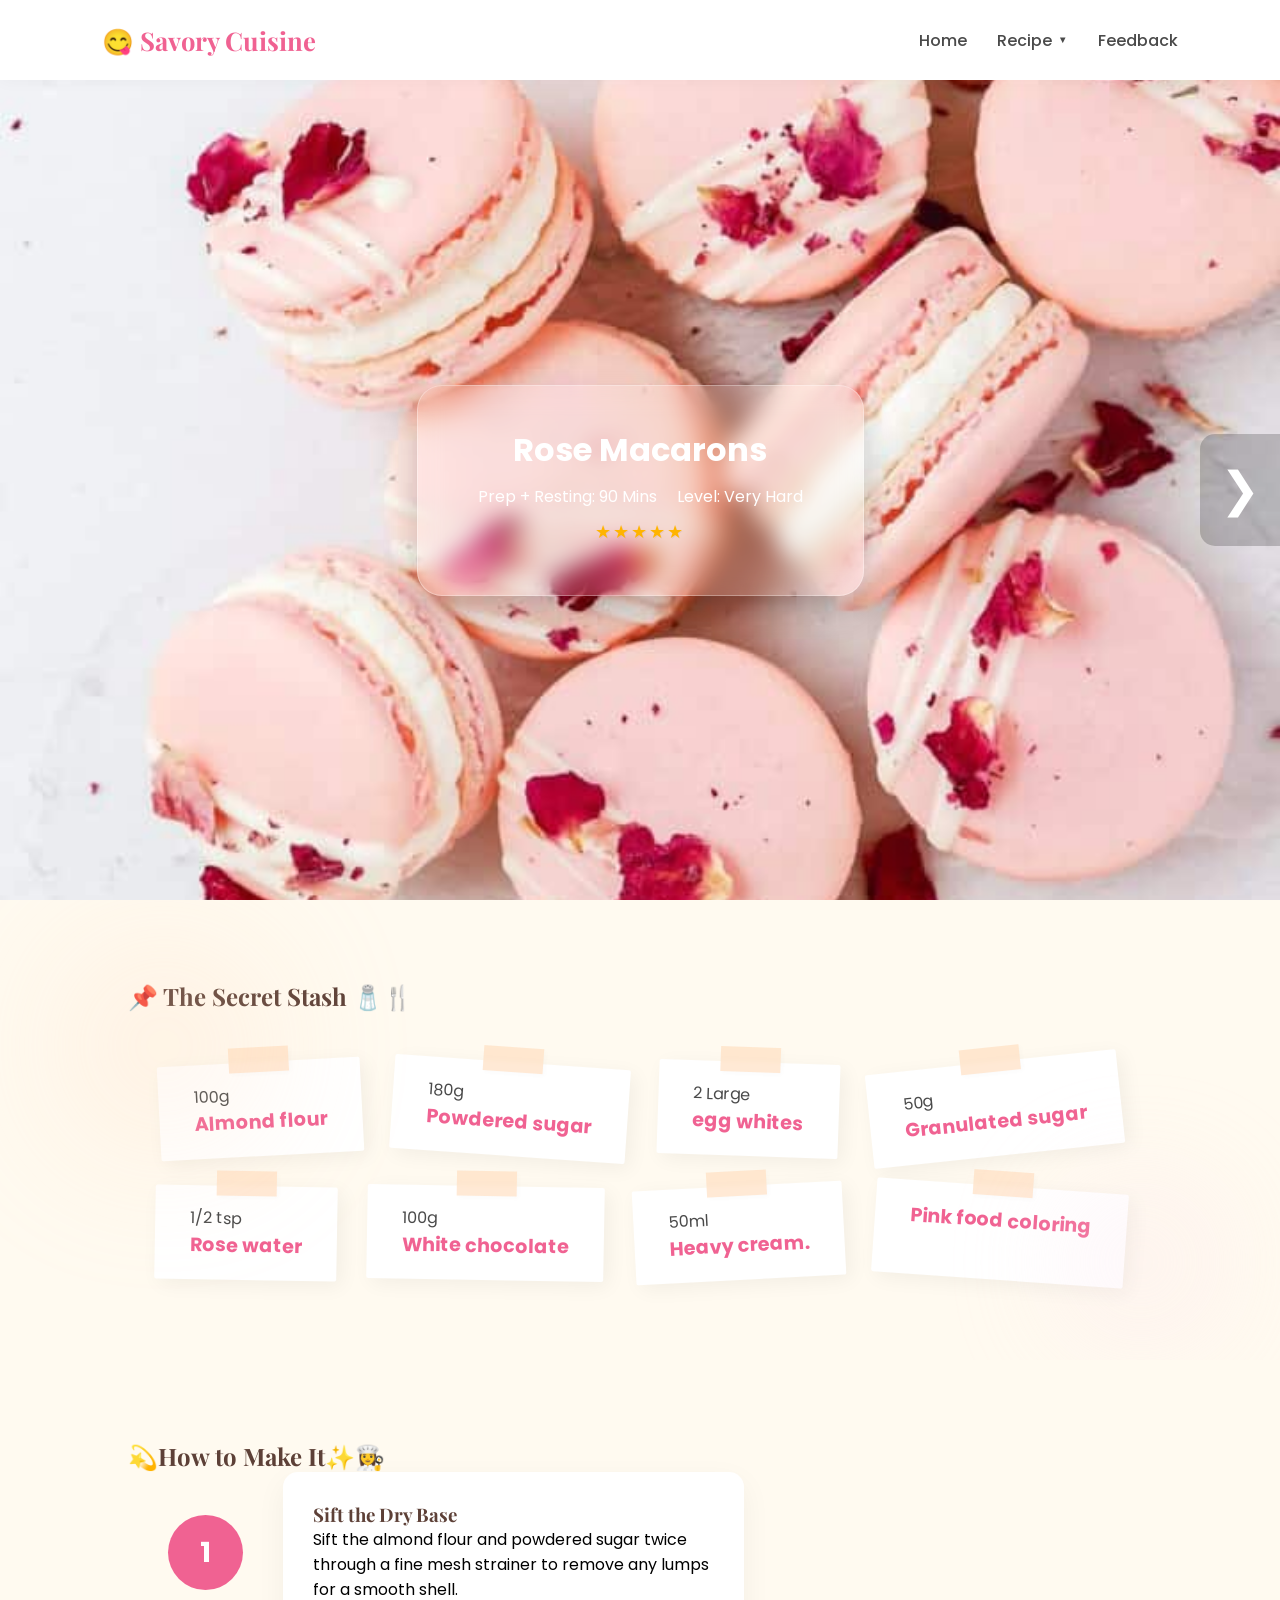
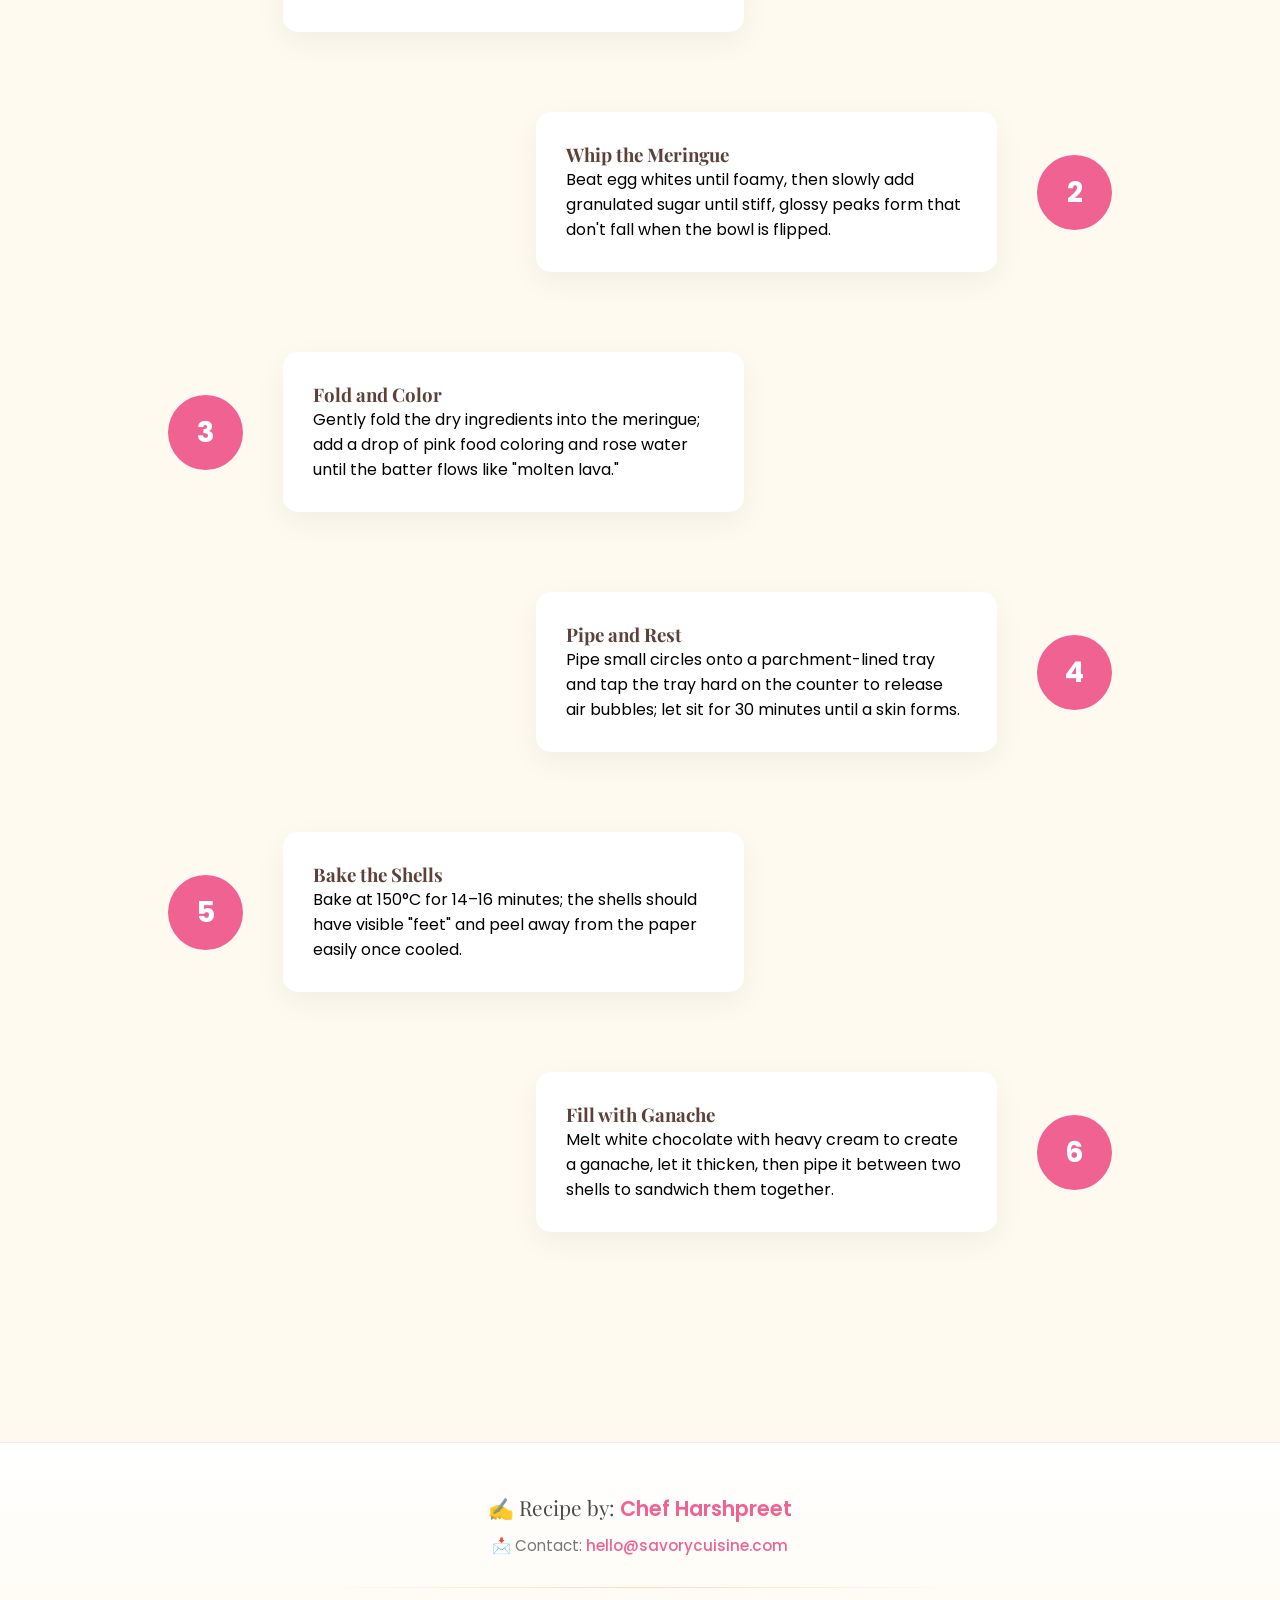
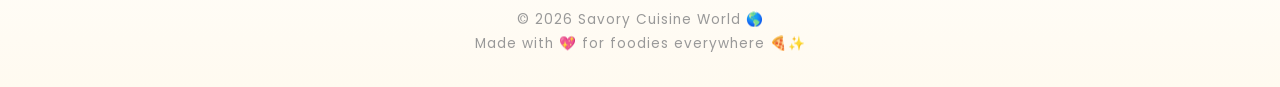
<file: recipe5.html>
<!DOCTYPE html>
<html lang="en">
<head>
    <meta charset="UTF-8">
    <meta name="viewport" content="width=device-width, initial-scale=1.0">
    <title>Savory Cuisine</title>
    <link href="https://fonts.googleapis.com/css2?family=Playfair+Display:ital,wght@0,600;1,600&family=Poppins:wght@300;400&display=swap" rel="stylesheet">
    <link rel="stylesheet" href="css/styles.css">
</head>
<body>

    <header>
        <div class="logo">😋 Savory Cuisine</div>
        
        <nav>
            <input type="checkbox" id="menu-toggle" class="menu-checkbox">
            
            <label for="menu-toggle" class="hamburger-btn">
                <span class="bar"></span>
                <span class="bar"></span>
                <span class="bar"></span>
            </label>

            <ul class="nav-links">
                <li><a href="index.html" class="nav-item">Home</a></li>
                <li class="dropdown">
                    <a href="#" class="nav-item">Recipe <span class="arrow">▼</span></a>
                    <ul class="dropdown-content">
                        <li><a href="veg.html">Veg</a></li>
                        <li><a href="non veg.html">Non-Veg</a></li>
                        <li><a href="dessert.html">Dessert</a></li>
                    </ul>
                </li>
                <li><a href="feedback.html" class="nav-item">Feedback</a></li>
            </ul>
        </nav>
    </header>
<div class="slider-container">
    <input type="radio" name="slider" id="slide1" checked>
    <input type="radio" name="slider" id="slide2"> 

    <div class="slide s1 info-slide" style="background-image: url('images/PIC1.jpg');">
        <label for="slide2" class="nav-arrow right-arrow">&#10095;</label>
        
        <div class="hero-overlay">
            <h1>Rose Macarons</h1>
            <div class="recipe-meta">
                <div class="meta-item"><span>Prep + Resting:</span> 90 Mins</div>
                <div class="meta-item"><span>Level:</span> Very Hard</div>
            </div>
            <div class="rating">★★★★★</div>
        </div>
    </div>

    <div class="slide s2" style="background-image: url('images/dessert1.webp');">
        <label for="slide1" class="nav-arrow left-arrow">&#10094;</label>
        <div class="button-container">
            <a href="recipe6.html" class="view-recipe-btn">View Recipe 2</a>
        </div>
    </div>
</div>
 
<section class="ingredients-section chaotic-theme">
    <h2 class="section-title">📌 The Secret Stash 🧂🍴</h2>
    <div class="ingredients-scatter">
        
        <div class="ing-scrap rotate-left">
            <div class="tape-piece"></div>
            <p>100g <span>Almond flour</span></p>
        </div>

        <div class="ing-scrap rotate-right">
            <div class="tape-piece"></div>
            <p>180g <span>Powdered sugar</span></p>
        </div>

        <div class="ing-scrap rotate-slight">
            <div class="tape-piece"></div>
            <p>2 Large <span>egg whites</span></p>
        </div>

        <div class="ing-scrap rotate-left-deep">
            <div class="tape-piece"></div>
            <p>50g <span>Granulated sugar</span></p>
        </div>

        <div class="ing-scrap rotate-right-slight">
            <div class="tape-piece"></div>
            <p>1/2 tsp<span>Rose water</span></p>
        </div>

        <div class="ing-scrap rotate-right-slight">
            <div class="tape-piece"></div>
            <p>100g<span>White chocolate</span></p>
        </div>

        <div class="ing-scrap rotate-left">
            <div class="tape-piece"></div>
            <p>50ml<span>Heavy cream.</span></p>
        </div>

        <div class="ing-scrap rotate-right">
            <div class="tape-piece"></div>
            <p><span>Pink food coloring</span></p>
        </div>
        </div>
</section>
<section class="steps-section">
    <h2 class="section-title">💫How to Make It✨👩‍🍳</h2>
    <div class="steps-container">
        
        <div class="step-card left">
            <div class="step-number">1</div>
            <div class="step-content">
                <h3>Sift the Dry Base</h3>
                <p>Sift the almond flour and powdered sugar twice through a fine mesh strainer to remove any lumps for a smooth shell.</p>
            </div>
        </div>

        <div class="step-card right">
            <div class="step-number">2</div>
            <div class="step-content">
                <h3>Whip the Meringue</h3>
                <p>Beat egg whites until foamy, then slowly add granulated sugar until stiff, glossy peaks form that don't fall when the bowl is flipped.</p>
            </div>
        </div>

        <div class="step-card left">
            <div class="step-number">3</div>
            <div class="step-content">
                <h3>Fold and Color</h3>
                <p>Gently fold the dry ingredients into the meringue; add a drop of pink food coloring and rose water until the batter flows like "molten lava."</p>
            </div>
        </div>

        <div class="step-card right">
            <div class="step-number">4</div>
            <div class="step-content">
                <h3>Pipe and Rest</h3>
                <p>Pipe small circles onto a parchment-lined tray and tap the tray hard on the counter to release air bubbles; let sit for 30 minutes until a skin forms.</p>
            </div>
        </div>

        <div class="step-card left">
            <div class="step-number">5</div>
            <div class="step-content">
                <h3>Bake the Shells</h3>
                <p>Bake at 150°C for 14–16 minutes; the shells should have visible "feet" and peel away from the paper easily once cooled.</p>
            </div>
        </div>

        <div class="step-card right">
            <div class="step-number">6</div>
            <div class="step-content">
                <h3>Fill with Ganache</h3>
                <p>Melt white chocolate with heavy cream to create a ganache, let it thicken, then pipe it between two shells to sandwich them together.</p>
            </div>
        </div>
    </div>
</section>
<footer class="main-footer">
    <div class="footer-content">
        <div class="footer-section">
            <p class="footer-author">✍️ Recipe by: <span>Chef Harshpreet</span></p>
            <p class="footer-contact">📩 Contact: <a href="mailto:hello@savorycuisine.com">hello@savorycuisine.com</a></p>
        </div>

        <div class="footer-divider"></div>

        <div class="footer-bottom">
            <p>© 2026 Savory Cuisine World 🌎</p>
            <p>Made with 💖 for foodies everywhere 🍕✨</p>
        </div>
    </div>
</footer>
</body>
</html>
</file>
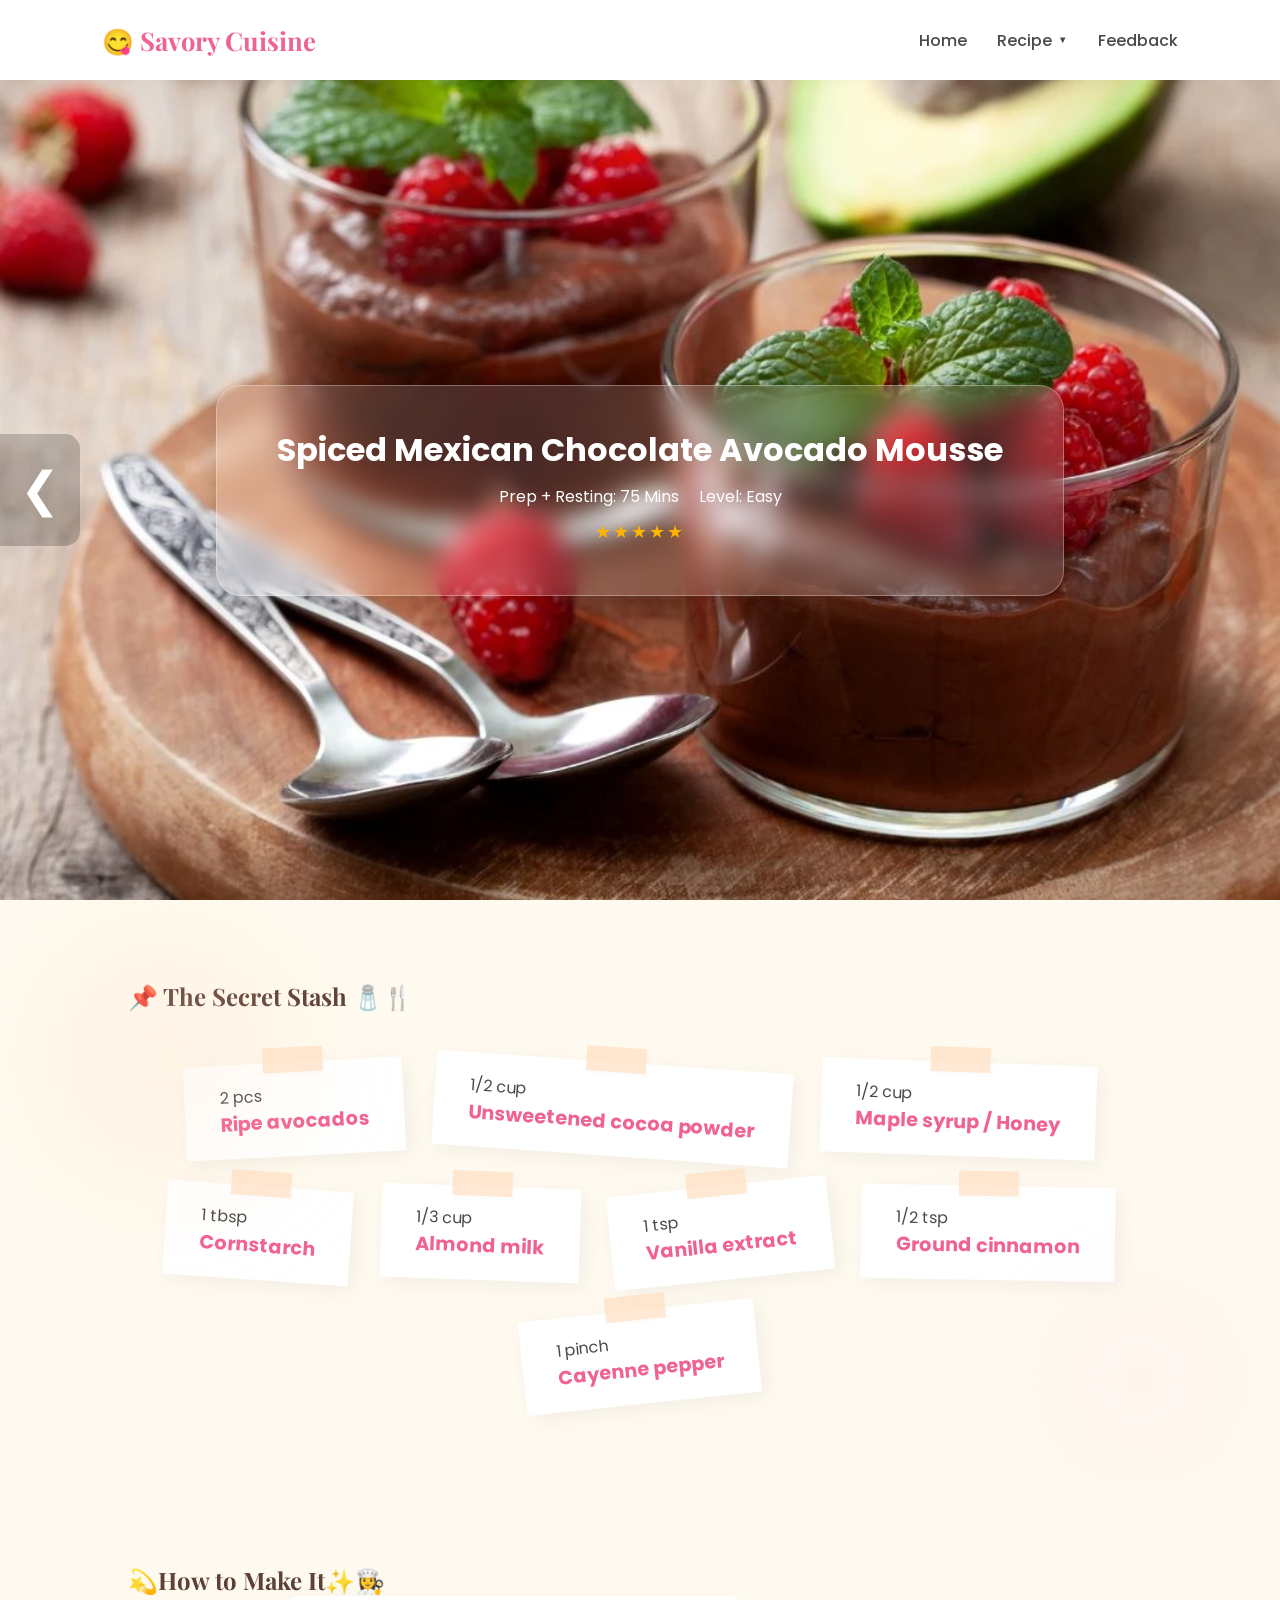
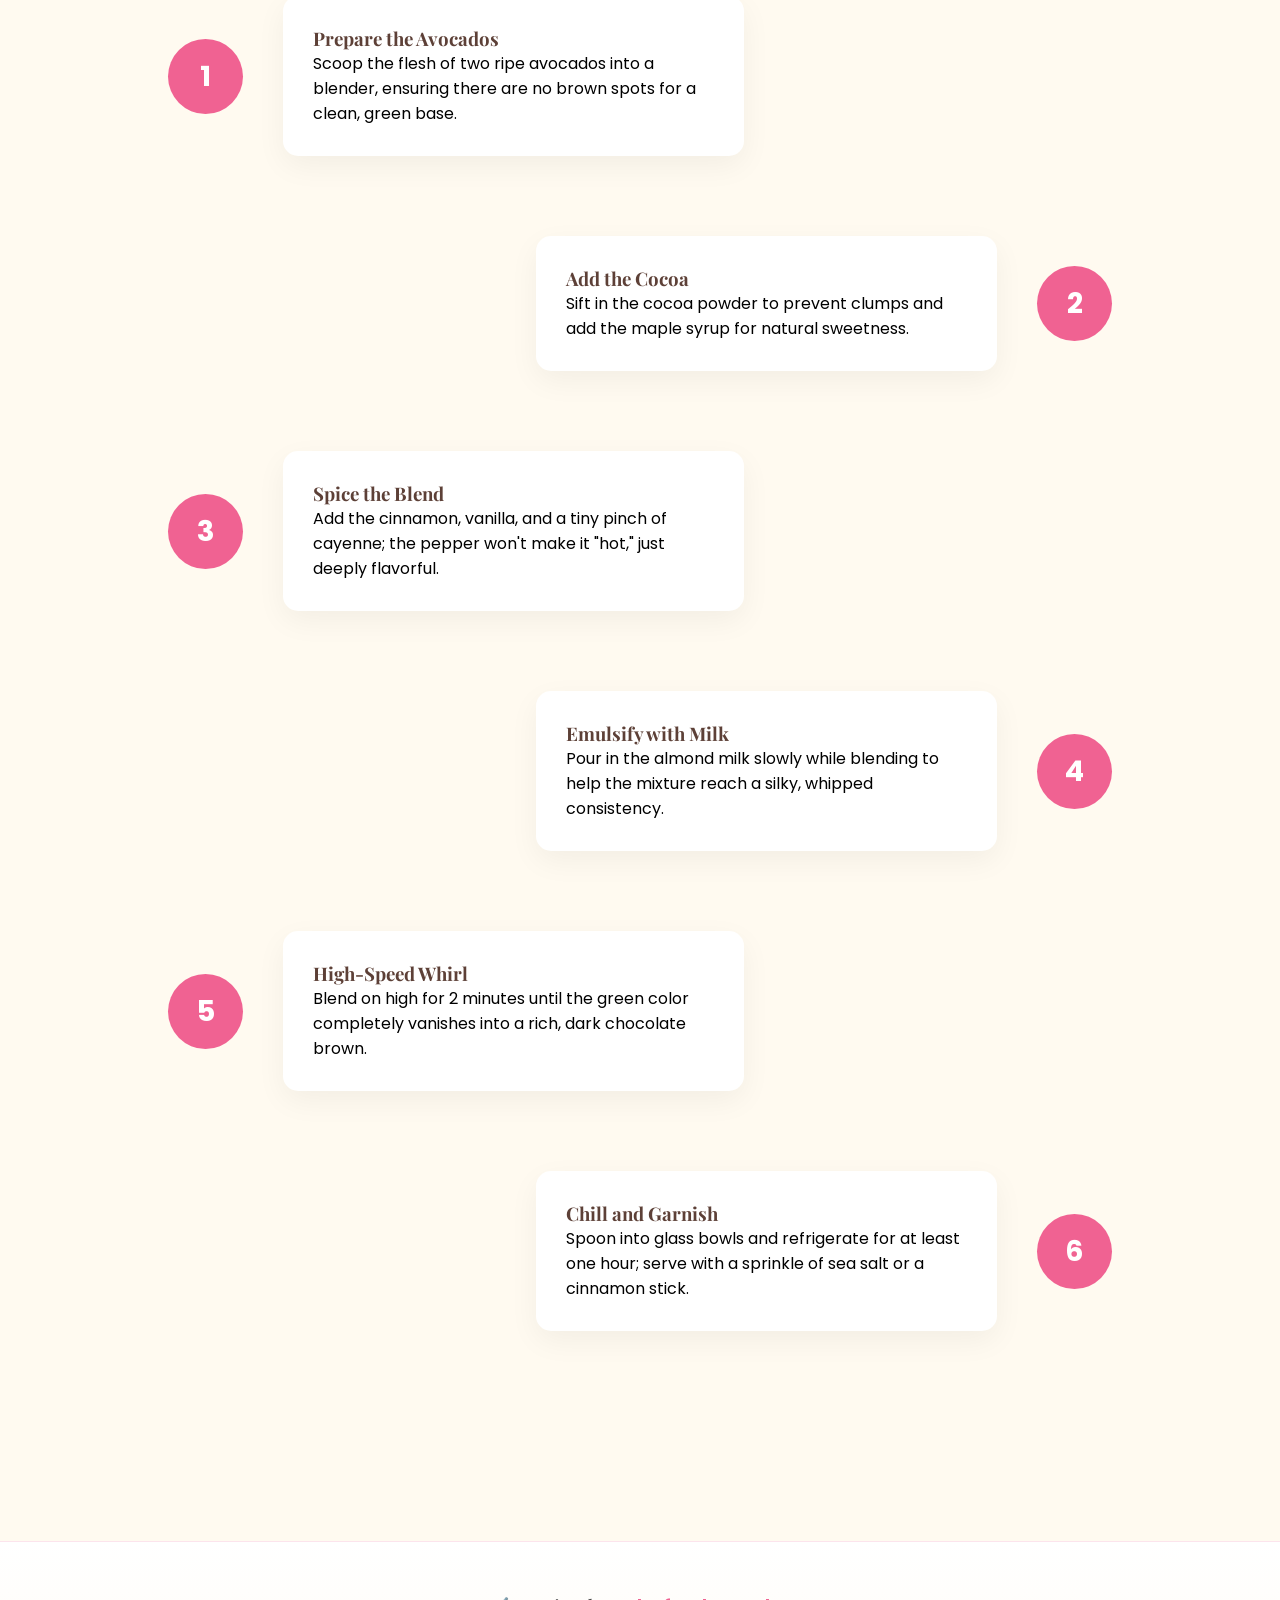
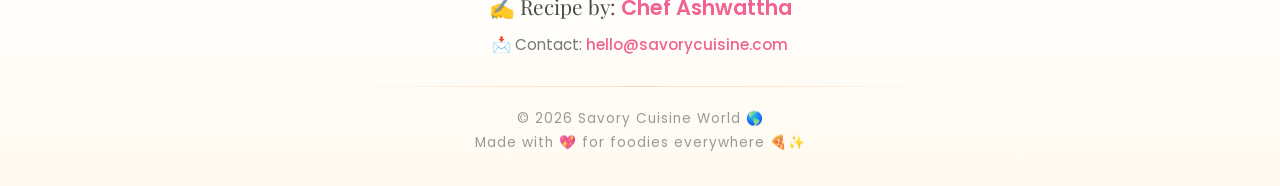
<file: recipe6.html>
<!DOCTYPE html>
<html lang="en">
<head>
    <meta charset="UTF-8">
    <meta name="viewport" content="width=device-width, initial-scale=1.0">
    <title>Savory Cuisine</title>
    <link href="https://fonts.googleapis.com/css2?family=Playfair+Display:ital,wght@0,600;1,600&family=Poppins:wght@300;400&display=swap" rel="stylesheet">
    <link rel="stylesheet" href="css/styles.css">
</head>
<body>

    <header>
        <div class="logo">😋 Savory Cuisine</div>
        
        <nav>
            <input type="checkbox" id="menu-toggle" class="menu-checkbox">
            
            <label for="menu-toggle" class="hamburger-btn">
                <span class="bar"></span>
                <span class="bar"></span>
                <span class="bar"></span>
            </label>

            <ul class="nav-links">
                <li><a href="index.html" class="nav-item">Home</a></li>
                <li class="dropdown">
                    <a href="#" class="nav-item">Recipe <span class="arrow">▼</span></a>
                    <ul class="dropdown-content">
                        <li><a href="veg.html">Veg</a></li>
                        <li><a href="non veg.html">Non-Veg</a></li>
                        <li><a href="dessert.html">Dessert</a></li>
                    </ul>
                </li>
                <li><a href="feedback.html" class="nav-item">Feedback</a></li>
            </ul>
        </nav>
    </header>
<div class="slider-container">
    <input type="radio" name="slider" id="slide1">
    <input type="radio" name="slider" id="slide2" checked> 

    <div class="slide s1" style="background-image: url('images/PIC1.jpg');">
        
        <label for="slide2" class="nav-arrow right-arrow">&#10095;</label>
        <div class="button-container">
            <a href="recipe5.html" class="view-recipe-btn">View Recipe 1</a>
        </div>
    </div>

    <div class="slide s2 info-slide" style="background-image: url('images/dessert1.webp');">
    <label for="slide1" class="nav-arrow left-arrow">&#10094;</label>
    
    <div class="hero-overlay">
        <h1>Spiced Mexican Chocolate Avocado Mousse</h1>
        <div class="recipe-meta">
            <div class="meta-item"><span>Prep + Resting:</span> 75 Mins</div>
            <div class="meta-item"><span>Level:</span> Easy</div>
        </div>
        <div class="rating">★★★★★</div>
    </div>
</div>
</div>
<section class="ingredients-section chaotic-theme">
    <h2 class="section-title">📌 The Secret Stash 🧂🍴</h2>
    <div class="ingredients-scatter">
        
        <div class="ing-scrap rotate-left">
            <div class="tape-piece"></div>
            <p>2 pcs <span>Ripe avocados</span></p>
        </div>

        <div class="ing-scrap rotate-right">
            <div class="tape-piece"></div>
            <p>1/2 cup <span>Unsweetened cocoa powder</span></p>
        </div>

        <div class="ing-scrap rotate-slight">
            <div class="tape-piece"></div>
            <p>1/2 cup <span>Maple syrup / Honey</span></p>
        </div>

        <div class="ing-scrap rotate-right">
            <div class="tape-piece"></div>
            <p>1 tbsp <span>Cornstarch</span></p>
        </div>

        <div class="ing-scrap rotate-slight">
            <div class="tape-piece"></div>
            <p>1/3 cup<span>Almond milk</span></p>
        </div>

        <div class="ing-scrap rotate-left-deep">
            <div class="tape-piece"></div>
            <p>1 tsp<span>Vanilla extract</span></p>
        </div>

        <div class="ing-scrap rotate-right-slight">
            <div class="tape-piece"></div>
            <p>1/2 tsp<span>Ground cinnamon</span></p>
        </div>

         <div class="ing-scrap rotate-left-deep">
            <div class="tape-piece"></div>
            <p>1 pinch<span>Cayenne pepper</span></p>
        </div>

        </div>
</section>
<section class="steps-section">
    <h2 class="section-title">💫How to Make It✨👩‍🍳</h2>
    <div class="steps-container">
        
        <div class="step-card left">
            <div class="step-number">1</div>
            <div class="step-content">
                <h3>Prepare the Avocados</h3>
                <p>Scoop the flesh of two ripe avocados into a blender, ensuring there are no brown spots for a clean, green base.</p>
            </div>
        </div>

        <div class="step-card right">
            <div class="step-number">2</div>
            <div class="step-content">
                <h3>Add the Cocoa</h3>
                <p>Sift in the cocoa powder to prevent clumps and add the maple syrup for natural sweetness.</p>
            </div>
        </div>

        <div class="step-card left">
            <div class="step-number">3</div>
            <div class="step-content">
                <h3>Spice the Blend</h3>
                <p>Add the cinnamon, vanilla, and a tiny pinch of cayenne; the pepper won't make it "hot," just deeply flavorful.</p>
            </div>
        </div>

        <div class="step-card right">
            <div class="step-number">4</div>
            <div class="step-content">
                <h3>Emulsify with Milk</h3>
                <p>Pour in the almond milk slowly while blending to help the mixture reach a silky, whipped consistency.</p>
            </div>
        </div>

        <div class="step-card left">
            <div class="step-number">5</div>
            <div class="step-content">
                <h3>High-Speed Whirl</h3>
                <p>Blend on high for 2 minutes until the green color completely vanishes into a rich, dark chocolate brown.</p>
            </div>
        </div>

        <div class="step-card right">
            <div class="step-number">6</div>
            <div class="step-content">
                <h3>Chill and Garnish</h3>
                <p>Spoon into glass bowls and refrigerate for at least one hour; serve with a sprinkle of sea salt or a cinnamon stick.</p>
            </div>
        </div>
    </div>
</section>
<footer class="main-footer">
    <div class="footer-content">
        <div class="footer-section">
            <p class="footer-author">✍️ Recipe by: <span>Chef Ashwattha</span></p>
            <p class="footer-contact">📩 Contact: <a href="mailto:hello@savorycuisine.com">hello@savorycuisine.com</a></p>
        </div>

        <div class="footer-divider"></div>

        <div class="footer-bottom">
            <p>© 2026 Savory Cuisine World 🌎</p>
            <p>Made with 💖 for foodies everywhere 🍕✨</p>
        </div>
    </div>
</footer>
</body>
</html>
</file>
<file: css/styles.css>
/*Root Variables & Reset*/
:root {
    --peach: #ffdab9;
    --soft-pink: #fce4ec;
    --accent-pink: #f06292;
    --dark-text: #4a4a4a;
    --bg-white: #fffaf0;
}

* {
    margin: 0;
    padding: 0;
    box-sizing: border-box;
    font-family: 'Poppins', sans-serif; 
}

body {
    background-color: var(--bg-white);
    overflow-x: hidden;
}

/* Header & Navigation */
header {
    display: flex;
    justify-content: space-between;
    align-items: center;
    padding: 15px 8%;
    background: white;
    height: 80px;
    position: sticky;
    top: 0;
    z-index: 1000;
    box-shadow: 0 2px 15px rgba(0,0,0,0.03);
}
/* Global Nav Hiding (Desktop) */
.menu-checkbox {
    display: none; /* Keeps the little square box hidden */
}

.hamburger-btn {
    display: none; /* Keeps the hamburger bars hidden on Desktop */
}
.logo {
    font-family: 'Playfair Display', serif;
    font-size: 1.6rem;
    font-weight: bold;
    color: var(--accent-pink);
}

nav {
    display: flex;
    align-items: center;
}

/* Navigation Bar */
.nav-links {
    display: flex;
    list-style: none;
    align-items: center;
    gap: 30px; 
}
.nav-links li.dropdown {
    position: relative; 
}
/* Base style for the main links */
.nav-item {
    text-decoration: none;
    color: var(--dark-text);
    font-weight: 500;
    position: relative; 
    padding: 5px 0;
    transition: color 0.3s ease;
    display: flex;
    align-items: center;
}

/* THE PINK LINE EFFECT */
.nav-item::after {
    content: '';
    position: absolute;
    width: 0;
    height: 2px;
    bottom: -2px;
    left: 0;
    background-color: var(--accent-pink);
    transition: width 0.3s ease;
}

.nav-item:hover::after,
.dropdown:hover > .nav-item::after {
    width: 100%; 
}

.nav-item:hover {
    color: var(--accent-pink);
}

/* The Dropdown Menu */
.dropdown-content {
    position: absolute;
    top: 100%;
    left: 0;
    background: white;
    min-width: 160px;
    border-radius: 12px;
    box-shadow: 0 10px 25px rgba(0,0,0,0.1);
    list-style: none;
    padding: 10px 0;
    margin-top: 10px;
    
    /* Animation */
    opacity: 0;
    visibility: hidden;
    transform: translateY(10px);
    transition: all 0.3s ease;
    z-index: 1000;
}

.dropdown:hover .dropdown-content {
    opacity: 1;
    visibility: visible;
    transform: translateY(0);
}

/* Veg, Non-Veg, Dessert Hover Effect */
.dropdown-content li a {
    display: block;
    padding: 10px 20px;
    color: var(--dark-text);
    text-decoration: none;
    font-size: 0.95rem;
    transition: all 0.3s ease;
}

/* PINK BACKGROUND ONLY FOR DROPDOWN ITEMS */
.dropdown-content li a:hover {
    background-color: #ffe4e8; /* Soft pink background */
    color: var(--accent-pink);
    padding-left: 25px; 
}

.arrow {
    font-size: 0.6rem;
    margin-left: 6px;
    transition: transform 0.3s ease;
}

.dropdown:hover .arrow {
    transform: rotate(180deg);
}

/* Hero Section */
.hero {
    display: flex;
    align-items: center;
    justify-content: space-between;
    padding: 60px 8%;
    min-height: 85vh;
    position: relative;
    background: linear-gradient(rgba(255,255,255,0.85), rgba(255,255,255,0.85)), 
                url('../images/PIC1.jpg');
    background-size: cover;
    background-position: center;
}

.hero-left {
    flex: 1;
    display: flex;
    justify-content: center;
    align-items: center;
    position: relative;
}

/* The Enlarge + Rotate Circle */
.circle-image {
    width: 320px;
    height: 320px;
    border-radius: 50%;
    background-image: url('../images/PIC1.jpg');
    background-size: cover;
    background-position: center;
    border: 10px solid white;
    box-shadow: 0 15px 35px rgba(0,0,0,0.1);
    z-index: 5;
    transition: transform 0.6s cubic-bezier(0.34, 1.56, 0.64, 1);
    cursor: pointer;
}

.circle-image:hover {
    transform: scale(1.15) rotate(12deg);
}

/* Chaotic Aesthetic Elements */
.decorative-blob {
    position: absolute;
    width: 380px;
    height: 380px;
    background: var(--peach);
    border-radius: 30% 70% 70% 30% / 30% 30% 70% 70%;
    opacity: 0.4;
    z-index: 1;
    animation: chaotic-float 8s infinite alternate ease-in-out;
}

@keyframes chaotic-float {
    0% { border-radius: 30% 70% 70% 30% / 30% 30% 70% 70%; transform: rotate(0deg) scale(1); }
    100% { border-radius: 50% 50% 20% 80% / 25% 80% 20% 75%; transform: rotate(15deg) scale(1.1); }
}


/* Hero Section */
.hero {
    display: flex;
    flex-wrap: wrap;
    align-items: center;
    padding: 50px 8%;
    min-height: 80vh;
    background: linear-gradient(rgba(255,255,255,0.8), rgba(255,255,255,0.8)), url('../images/PIC1.jpg');
    background-size: cover;
    background-position: center;
}

.hero-left {
    flex: 1;
    position: relative;
    display: flex;
    justify-content: center;
    min-width: 300px;
}

.circle-image {
    width: 300px;
    height: 300px;
    border-radius: 50%;
    background-image: url('../images/PIC1.jpg');
    background-size: cover;
    background-position: center;
    border: 8px solid white;
    transition: transform 0.5s ease;
    z-index: 2;
}

.circle-image:hover {
    transform: scale(1.1) rotate(15deg);
}

/* Chaotic elements */
.decorative-blob {
    position: absolute;
    width: 320px;
    height: 320px;
    background: var(--peach);
    border-radius: 40% 60% 70% 30% / 40% 50% 60% 50%;
    opacity: 0.5;
    animation: morph 10s infinite alternate;
}

@keyframes morph {
    0% { border-radius: 40% 60% 70% 30% / 40% 50% 60% 50%; }
    100% { border-radius: 60% 40% 30% 70% / 50% 60% 40% 60%; }
}

.hero-right {
    flex: 1;
    min-width: 300px;
}

.hero-right h1 {
    font-size: 3rem;
    margin-bottom: 20px;
}

.search-container input {
    padding: 12px;
    width: 70%;
    border: 1px solid #ddd;
    border-radius: 25px 0 0 25px;
    outline: none;
}

.search-container button {
    padding: 12px 25px;
    border: none;
    background: var(--accent-pink);
    color: white;
    border-radius: 0 25px 25px 0;
    cursor: pointer;
}

/* Recipe Cards */
.latest-section {
    padding: 50px 8%;
}

.recipe-grid {
    display: grid;
    grid-template-columns: repeat(auto-fit, minmax(250px, 1fr));
    gap: 30px;
    margin-top: 30px;
}

/* Global Typography Update */
h2, h3 {
    font-family: 'Playfair Display', serif;
    color: #5d4037; 
}

/* Recipe Card Enhancements */
.recipe-card {
    background: white;
    padding: 20px;
    border-radius: 20px;
    box-shadow: 0 10px 20px rgba(240, 98, 146, 0.1); /* Soft pink shadow */
    position: relative;
    transition: all 0.4s cubic-bezier(0.175, 0.885, 0.32, 1.275); /* Smooth "pop" effect */
    cursor: pointer;
    border: 1px solid var(--soft-pink);
}

/* 1. THE ENLARGE EFFECT */
.recipe-card:hover {
    transform: translateY(-10px) scale(1.05); 
    box-shadow: 0 20px 40px rgba(240, 98, 146, 0.2);
    border-color: var(--accent-pink);
}

.card-img {
    height: 220px;
    background-size: cover;
    background-position: center;
    border-radius: 15px;
    margin-bottom: 15px;
}

/* 2. BETTER TYPOGRAPHY */
.recipe-card h3 {
    font-size: 1.4rem;
    margin: 10px 0 5px 0;
    letter-spacing: 0.5px;
}

/* 3. STAR RATING STYLE */
.rating {
    color: #ffb400;
    font-size: 1.1rem;
    letter-spacing: 2px;
    margin-bottom: 10px;
    text-shadow: 1px 1px 0px rgba(0,0,0,0.05);
}

/* Style for the clickable link inside the card */
.view-recipe-link {
    display: inline-block;
    text-decoration: none;
    font-family: 'Poppins', sans-serif;
    font-size: 0.8rem;
    color: var(--accent-pink);
    font-weight: 500;
    margin-top: 10px;
    
    /* Hidden by default */
    opacity: 0;
    transform: translateY(5px);
    transition: all 0.3s ease;
    
    /* Ensure only the text is clickable, not the whole line */
    cursor: pointer;
    position: relative;
    z-index: 10;
}

/* Show the link ONLY when the parent card is hovered */
.recipe-card:hover .view-recipe-link {
    opacity: 1;
    transform: translateY(0);
}

.view-recipe-link:hover {
    text-decoration: underline;
    color: #d81b60; 
}
/* Veg/Non-Veg Badges */
.badge-container {
    position: absolute;
    top: 25px;
    right: 25px;
}

.diet-icon {
    width: 20px;
    height: 20px;
    border: 2px solid;
    display: flex;
    align-items: center;
    justify-content: center;
}

.diet-icon::after {
    content: '';
    width: 10px;
    height: 10px;
    border-radius: 50%;
}

.veg { border-color: green; }
.veg::after { background: green; }

.non-veg { border-color: red; }
.non-veg::after { background: red; }

.rating {
    color: #ffb400;
    margin-top: 10px;
}

/* Mobile Responsiveness */
@media (max-width: 768px) {
    .hero { flex-direction: column; text-align: center; }
    .hero-right h1 { font-size: 2rem; }
    .nav-links { display: none; } 
}
/* 1. SLIDER CORE  */
.slider-container {
    width: 100%;
    height: calc(100vh - 80px);
    position: relative;
    overflow: hidden;
    background-color: #000;
}

input[name="slider"] { display: none; }

.slide {
    width: 100%;
    height: 100%;
    position: absolute;
    top: 0;
    left: 0;
    background-size: cover;
    background-position: center;
    display: flex;
    justify-content: center;
    align-items: flex-end; /* Keeps View Recipe 1 & 3 at the bottom */
    opacity: 0;
    transition: opacity 0.8s ease-in-out;
    z-index: 1;
}

/* FORCE CENTERING FOR THE INFO SLIDE ONLY */
.slide.info-slide {
    align-items: center !important; 
    justify-content: center !important;
}

#slide1:checked ~ .s1,
#slide2:checked ~ .s2,
#slide3:checked ~ .s3 {
    opacity: 1;
    z-index: 5;
}

/* 2. ARROWS & VIEW RECIPE BUTTONS  */
.nav-arrow {
    position: absolute;
    top: 50%;
    transform: translateY(-50%);
    font-size: 3rem;
    color: white;
    padding: 20px;
    background: rgba(0, 0, 0, 0.2);
    cursor: pointer;
    z-index: 20;
    transition: 0.3s;
}

.nav-arrow:hover { background: rgba(240, 98, 146, 0.7); }
.left-arrow { left: 0; border-radius: 0 15px 15px 0; }
.right-arrow { right: 0; border-radius: 15px 0 0 15px; }

.button-container {
    margin-bottom: 80px; /* Distance for buttons on slides 1 & 3 */
    z-index: 10;
}

.view-recipe-btn {
    text-decoration: none;
    color: white;
    font-weight: 600;
    padding: 15px 45px;
    border: 2px solid white;
    border-radius: 50px;
    background: transparent;
    transition: 0.4s;
    display: inline-block;
}

.view-recipe-btn:hover {
    background-color: var(--accent-pink);
    border-color: var(--accent-pink);
}

/* 3. METADATA OVERLAY (The Glass Box) */
.hero-overlay {
    background: rgba(255, 255, 255, 0.15);
    backdrop-filter: blur(12px);
    -webkit-backdrop-filter: blur(12px);
    padding: 40px 60px;
    border-radius: 25px;
    border: 1px solid rgba(255, 255, 255, 0.3);
    color: white;
    text-align: center;
    box-shadow: 0 15px 35px rgba(0,0,0,0.2);
}

.recipe-meta {
    display: flex;
    justify-content: center;
    gap: 20px;
    margin-top: 10px;
}

/* 4. ZIG-ZAG STEPS SECTION  */
.steps-section {
    padding: 80px 10%;
    background-color: #fffaf0;
}

.step-card {
    display: flex;
    align-items: center;
    margin-bottom: 80px;
}

.step-card.left { flex-direction: row; }
.step-card.right { flex-direction: row-reverse; }

.step-content {
    background: white;
    padding: 30px;
    border-radius: 15px;
    box-shadow: 0 10px 30px rgba(0,0,0,0.05);
    width: 45%;
}

.step-number {
    width: 75px;
    height: 75px;
    background-color: var(--accent-pink);
    color: white;
    border-radius: 50%;
    display: flex;
    align-items: center;
    justify-content: center;
    font-size: 1.8rem;
    font-weight: bold;
    margin: 0 40px;
    transition: 0.4s cubic-bezier(0.175, 0.885, 0.32, 1.275);
    flex-shrink: 0;
}

.step-card:hover .step-number {
    transform: scale(1.4);
    background-color: #d81b60;
}
/* --- Chaotic Ingredients Section --- */
.ingredients-section.chaotic-theme {
    padding: 80px 10%;
    background-color: #fffaf0;
    overflow: hidden;
    position: relative;
}

.ingredients-scatter {
    display: flex;
    flex-wrap: wrap;
    justify-content: center;
    gap: 30px;
    margin-top: 50px;
    max-width: 1000px;
    margin-left: auto;
    margin-right: auto;
}

/* The "Scrap" of Paper */
.ing-scrap {
    background: white;
    padding: 20px 35px;
    min-width: 160px;
    box-shadow: 5px 5px 20px rgba(0,0,0,0.05);
    position: relative;
    border-radius: 2px;
    transition: all 0.4s cubic-bezier(0.175, 0.885, 0.32, 1.275);
    cursor: crosshair;
}

.ing-scrap p {
    font-family: 'Poppins', sans-serif;
    font-size: 1rem;
    color: var(--dark-text);
}

.ing-scrap p span {
    display: block;
    font-weight: bold;
    font-size: 1.2rem;
    color: var(--accent-pink);
}

/* The "Washi Tape" element */
.tape-piece {
    position: absolute;
    top: -15px;
    left: 50%;
    transform: translateX(-50%);
    width: 60px;
    height: 25px;
    background: rgba(255, 218, 185, 0.6); /* Peach tape */
    backdrop-filter: blur(2px);
    box-shadow: 2px 2px 5px rgba(0,0,0,0.02);
}

/* Random Rotations for the "Chaotic" look */
.rotate-left { transform: rotate(-3deg); }
.rotate-right { transform: rotate(4deg); }
.rotate-slight { transform: rotate(2deg); }
.rotate-left-deep { transform: rotate(-6deg); }
.rotate-right-slight { transform: rotate(1deg); }

/* Hover Effect: The scrap "straightens" and lifts */
.ing-scrap:hover {
    transform: rotate(0deg) scale(1.1) translateY(-10px);
    z-index: 10;
    box-shadow: 10px 15px 30px rgba(240, 98, 146, 0.15);
}

.ing-scrap:hover .tape-piece {
    background: var(--accent-pink);
    opacity: 0.8;
}

/* Adding some background "splashes" to fill the blank space */
.ingredients-section::before {
    content: '';
    position: absolute;
    top: 10%;
    left: 5%;
    width: 200px;
    height: 200px;
    background: var(--peach);
    border-radius: 50%;
    filter: blur(80px);
    opacity: 0.3;
    z-index: 1;
}

.ingredients-section::after {
    content: '';
    position: absolute;
    bottom: 5%;
    right: 5%;
    width: 150px;
    height: 150px;
    background: var(--soft-pink);
    border-radius: 50%;
    filter: blur(60px);
    opacity: 0.4;
    z-index: 1;
}
/* Makes the stars on the hero slider dance slightly when you hover the glass box */
.hero-overlay:hover .rating {
    animation: star-jiggle 0.5s ease-in-out infinite alternate;
}

@keyframes star-jiggle {
    0% { transform: rotate(-2deg) scale(1); }
    100% { transform: rotate(2deg) scale(1.1); }
}
/* --- Beautiful & Clean Footer --- */
.main-footer {
    background: linear-gradient(to bottom, #ffffff, var(--bg-white));
    padding: 50px 8% 30px;
    border-top: 1px solid var(--soft-pink);
    margin-top: 50px;
}

.footer-content {
    max-width: 1200px;
    margin: 0 auto;
    text-align: center;
}

.footer-section {
    margin-bottom: 30px;
}

.footer-author {
    font-family: 'Playfair Display', serif;
    font-size: 1.3rem;
    color: var(--dark-text);
    margin-bottom: 10px;
}

.footer-author span {
    color: var(--accent-pink);
    font-weight: 600;
}

.footer-contact {
    font-size: 0.95rem;
    color: #777;
}

.footer-contact a {
    color: var(--accent-pink);
    text-decoration: none;
    transition: 0.3s;
    font-weight: 500;
}

.footer-contact a:hover {
    text-decoration: underline;
}

/* The horizontal line in the middle */
.footer-divider {
    height: 1px;
    width: 60%;
    background: linear-gradient(to right, transparent, var(--peach), transparent);
    margin: 20px auto;
}

.footer-bottom {
    font-size: 0.85rem;
    color: #999;
    letter-spacing: 1px;
    line-height: 1.8;
}

/* Mobile Fix */
@media (max-width: 600px) {
    .footer-divider { width: 90%; }
    .footer-author { font-size: 1.1rem; }
}
/* Minimal Home Footer */
.home-footer {
    padding: 40px 0;
    text-align: center;
    background-color: var(--bg-white); 
    border-top: 1px solid rgba(255, 218, 185, 0.3); 
    margin-top: 40px;
}

.home-footer .footer-bottom {
    font-size: 0.85rem;
    color: #999;
    letter-spacing: 1px;
    line-height: 2; 
    font-family: 'Poppins', sans-serif;
}
/*  Feedback Page Styling */
.feedback-page {
    background: linear-gradient(135deg, #fff5f5 0%, #fff0e6 100%);
    min-height: 100vh;
}

.feedback-container {
    padding: 100px 8% 50px;
    display: flex;
    justify-content: center;
}

.feedback-glass-card {
    background: rgba(255, 255, 255, 0.7);
    backdrop-filter: blur(10px);
    border: 1px solid rgba(255, 218, 185, 0.5);
    padding: 40px;
    border-radius: 30px;
    max-width: 500px;
    width: 100%;
    box-shadow: 0 15px 35px rgba(0, 0, 0, 0.05);
    text-align: center;
}

.feedback-glass-card h1 {
    margin-bottom: 10px;
    font-size: 2.2rem;
}

.feedback-glass-card p {
    color: #888;
    margin-bottom: 30px;
    font-size: 0.9rem;
}

.input-group {
    text-align: left;
    margin-bottom: 20px;
}

.input-group label {
    display: block;
    font-family: 'Poppins', sans-serif;
    font-weight: 500;
    font-size: 0.9rem;
    margin-bottom: 8px;
    color: #5d4037;
}

.input-group input, 
.input-group select, 
.input-group textarea {
    width: 100%;
    padding: 12px 15px;
    border-radius: 12px;
    border: 1px solid #ddd;
    background: white;
    font-family: inherit;
    transition: 0.3s;
}

.input-group input:focus {
    border-color: var(--accent-pink);
    outline: none;
    box-shadow: 0 0 0 3px rgba(240, 98, 146, 0.1);
}

/* Star Rating CSS */
.star-input {
    display: flex;
    flex-direction: row-reverse;
    justify-content: flex-end;
    gap: 5px;
    font-size: 1.5rem;
}

.star-input input { display: none; }
.star-input label { color: #ddd; cursor: pointer; transition: 0.2s; }

.star-input input:checked ~ label,
.star-input label:hover,
.star-input label:hover ~ label {
    color: #ffb400;
}

/* Button Styling */
.submit-btn {
    background: var(--accent-pink);
    color: white;
    border: none;
    padding: 15px 30px;
    border-radius: 50px;
    font-weight: 600;
    cursor: pointer;
    transition: 0.3s;
    width: 100%;
    font-size: 1rem;
    margin-top: 10px;
}

.submit-btn:hover {
    transform: translateY(-3px);
    box-shadow: 0 10px 20px rgba(240, 98, 146, 0.3);
    background: #d81b60;
}
/* --- FINAL MOBILE RESPONSIVENESS PATCH --- */

@media (max-width: 768px) {
    /* 1. Adjust Hero & Slider */
    .slider-container {
        height: 70vh; 
    }

    .hero-right h1 {
        font-size: 2.2rem; /* Shrink giant text */
        text-align: center;
    }

    .hero-overlay {
        padding: 20px;
        width: 90%; /* Take up more width on small screens */
    }

    /* 2. Fix Zig-Zag Steps (The most important fix) */
    .step-card, 
    .step-card.right { 
        flex-direction: column; /* Stack them vertically instead of side-by-side */
        margin-bottom: 50px;
        text-align: center;
    }

    .step-content {
        width: 100% !important; /* Take full width */
        margin-top: 20px;
    }

    .step-number {
        margin: 0 auto; /* Center the number circle */
        width: 60px;
        height: 60px;
        font-size: 1.4rem;
    }

    /* 3. Ingredients Scatter */
    .ingredients-scatter {
        gap: 15px; /* Tighter gap */
    }

    .ing-scrap {
        min-width: 140px;
        padding: 15px;
    }

    /* 4. Feedback Form */
    .feedback-glass-card {
        padding: 25px 20px;
        margin: 0 10px;
    }

    /* 5. Navigation Fix */
    .nav-links {
        gap: 15px;
    }
    
    .logo {
        font-size: 1.3rem;
    }
}

/* Extra fix for very small phones (under 480px) */
@media (max-width: 480px) {
    .recipe-grid {
        grid-template-columns: 1fr; /* Force cards to be full width */
    }
    
    .circle-image {
        width: 240px;
        height: 240px;
    }
}
/* --- Mobile Responsive Navigation --- */
@media (max-width: 768px) {
    /* Show the hamburger icon */
    .hamburger-btn {
        display: flex;
        flex-direction: column;
        gap: 5px;
        cursor: pointer;
        z-index: 1100;
        position: relative;
    }

    .bar {
        width: 25px;
        height: 3px;
        background-color: var(--accent-pink);
        border-radius: 3px;
        transition: 0.3s;
    }

    /* Transform the horizontal list into a vertical overlay */
    .nav-links {
        display: flex !important;
        position: fixed;
        top: 0;
        left: -100%; /* Start hidden off-screen to the left */
        width: 100%;
        height: 100vh;
        background: rgba(255, 250, 240, 0.98); /* Matching your bg-white */
        backdrop-filter: blur(15px);
        flex-direction: column;
        justify-content: center;
        align-items: center;
        gap: 20px;
        transition: 0.5s cubic-bezier(0.77, 0, 0.175, 1);
        z-index: 1000;
    }

    /* Logic: When checkbox is clicked, slide menu in */
    .menu-checkbox:checked ~ .nav-links {
        left: 0;
    }

    /* Hamburger to 'X' Animation */
    .menu-checkbox:checked + .hamburger-btn .bar:nth-child(1) {
        transform: translateY(8px) rotate(45deg);
    }
    .menu-checkbox:checked + .hamburger-btn .bar:nth-child(2) {
        opacity: 0;
    }
    .menu-checkbox:checked + .hamburger-btn .bar:nth-child(3) {
        transform: translateY(-8px) rotate(-45deg);
    }

    /* Make text bigger for fingers to tap easily */
    .nav-item {
        font-size: 1.5rem;
    }

    /* Hide the dropdown arrow on mobile to save space */
    .arrow {
        display: none;
    }
    
    /* Ensure the logo stays on top */
    .logo {
        z-index: 1100;
        font-size: 1.3rem;
    }
}
</file>
